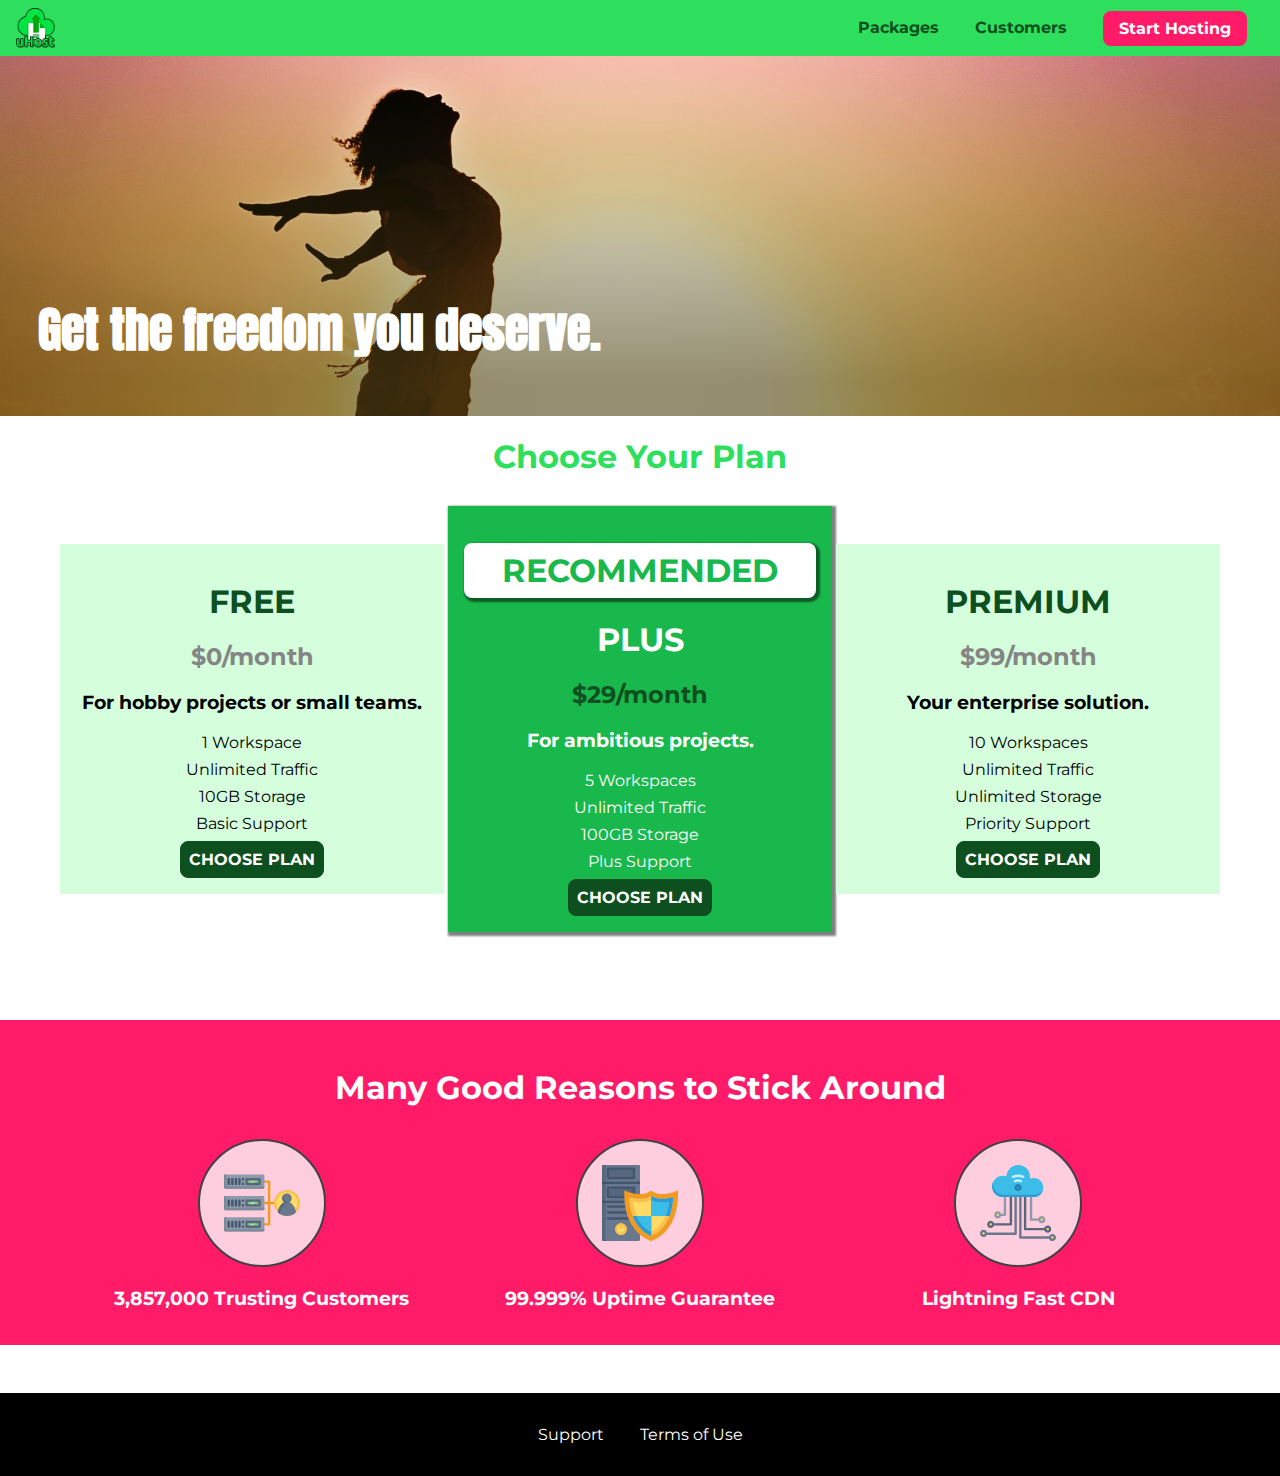
<file: Section10-REsponsive/index.html>
<!DOCTYPE html>
<html lang="en">

<head>
    <meta charset="UTF-8">
    <meta http-equiv="X-UA-Compatible" content="ie=edge">
    <meta name="viewport" content="width=device-width, initial-scale=1.0">
    <title>uHost</title>
    <link rel="shortcut icon" href="favicon.png">
    <link href="https://fonts.googleapis.com/css?family=Anton" rel="stylesheet">
    <link href="https://fonts.googleapis.com/css?family=Montserrat:400,700" rel="stylesheet">
    <link rel="stylesheet" href="shared.css">
    <link rel="stylesheet" href="main.css">
</head>

<body>
    <div class="backdrop"></div>
    <div class="modal">
        <h1 class="modal__title">Do you want to continue?</h1>
        <div class="modal__actions">
            <a href="start-hosting/index.html" class="modal__action">Yes!</a>
            <button class="modal__action modal__action--negative" type="button">No!</button>
        </div>
    </div>
    <header class="main-header">
        <div>
            <button class="toggle-button">
                <span class="toggle-button__bar"></span>
                <span class="toggle-button__bar"></span>
                <span class="toggle-button__bar"></span>
            </button>
            <a href="index.html" class="main-header__brand">
                <img src="images/uhost-icon.png" alt="uHost - Your favorite hosting company">
            </a>
        </div>
        <nav class="main-nav">
            <ul class="main-nav__items">
                <li class="main-nav__item">
                    <a href="packages/index.html">Packages</a>
                </li>
                <li class="main-nav__item">
                    <a href="customers/index.html">Customers</a>
                </li>
                <li class="main-nav__item main-nav__item--cta">
                    <a href="start-hosting/index.html">Start Hosting</a>
                </li>
            </ul>
        </nav>
    </header>
    <nav class="mobile-nav">
        <ul class="mobile-nav__items">
            <li class="mobile-nav__item">
                <a href="packages/index.html">Packages</a>
            </li>
            <li class="mobile-nav__item">
                <a href="customers/index.html">Customers</a>
            </li>
            <li class="mobile-nav__item mobile-nav__item--cta">
                <a href="start-hosting/index.html">Start Hosting</a>
            </li>
        </ul>
    </nav>
    <main>
        <section id="product-overview">
            <h1>Get the freedom you deserve.</h1>
        </section>
        <section id="plans">
            <h1 class="section-title">Choose Your Plan</h1>
            <div class="plan__list">
                <article class="plan">
                    <h1 class="plan__title">FREE</h1>
                    <h2 class="plan__price">$0/month</h2>
                    <h3>For hobby projects or small teams.</h3>
                    <ul class="plan__features">
                        <li class="plan__feature">1 Workspace</li>
                        <li class="plan__feature">Unlimited Traffic</li>
                        <li class="plan__feature">10GB Storage</li>
                        <li class="plan__feature">Basic Support</li>
                    </ul>
                    <div>
                        <button class="button">CHOOSE PLAN</button>
                    </div>
                </article>
                <article class="plan plan--highlighted">
                    <h1 class="plan__annotation">RECOMMENDED</h1>
                    <h1 class="plan__title">PLUS</h1>
                    <h2 class="plan__price">$29/month</h2>
                    <h3>For ambitious projects.</h3>
                    <ul class="plan__features">
                        <li class="plan__feature">5 Workspaces</li>
                        <li class="plan__feature">Unlimited Traffic</li>
                        <li class="plan__feature">100GB Storage</li>
                        <li class="plan__feature">Plus Support</li>
                    </ul>
                    <div>
                        <button class="button">CHOOSE PLAN</button>
                    </div>
                </article>
                <article class="plan">
                    <h1 class="plan__title">PREMIUM</h1>
                    <h2 class="plan__price">$99/month</h2>
                    <h3>Your enterprise solution.</h3>
                    <ul class="plan__features">
                        <li class="plan__feature">10 Workspaces</li>
                        <li class="plan__feature">Unlimited Traffic</li>
                        <li class="plan__feature">Unlimited Storage</li>
                        <li class="plan__feature">Priority Support</li>
                    </ul>
                    <div>
                        <button class="button">CHOOSE PLAN</button>
                    </div>
                </article>
            </div>
        </section>
        <section id="key-features">
            <h1 class="section-title">Many Good Reasons to Stick Around</h1>
            <ul class="key-feature__list">
                <li class="key-feature">
                    <div class="key-feature__image">
                        <svg viewBox="0 0 512 512">
                            <path style="fill:#F09B24;" d="M344,248h-32V112c0-4.418-3.582-8-8-8h-40c-4.418,0-8,3.582-8,8s3.582,8,8,8h32v128h-32  c-4.418,0-8,3.582-8,8s3.582,8,8,8h32v128h-32c-4.418,0-8,3.582-8,8s3.582,8,8,8h40c4.418,0,8-3.582,8-8V264h32c4.418,0,8-3.582,8-8  S348.418,248,344,248z"
                            />
                            <path style="fill:#8E9AA9;" d="M264,64H8c-4.418,0-8,3.582-8,8v80c0,4.418,3.582,8,8,8h256c4.418,0,8-3.582,8-8V72  C272,67.582,268.418,64,264,64z"
                            />
                            <path style="fill:#7C899B;" d="M24,144c-4.418,0-8-3.582-8-8V64H8c-4.418,0-8,3.582-8,8v80c0,4.418,3.582,8,8,8h256  c4.418,0,8-3.582,8-8v-8H24z"
                            />
                            <rect x="152" y="96" style="fill:#B8E3A8;" width="88" height="32" />
                            <g>
                                <polygon style="fill:#7EC97D;" points="152,96 152,128 166,128 198,96  " />
                                <polygon style="fill:#7EC97D;" points="220,96 188,128 240,128 240,96  " />
                            </g>
                            <path style="fill:#56677E;" d="M240,136h-88c-4.418,0-8-3.582-8-8V96c0-4.418,3.582-8,8-8h88c4.418,0,8,3.582,8,8v32  C248,132.418,244.418,136,240,136z M160,120h72v-16h-72V120z"
                            />
                            <g>
                                <path style="fill:#435670;" d="M32,136c-4.418,0-8-3.582-8-8V96c0-4.418,3.582-8,8-8s8,3.582,8,8v32C40,132.418,36.418,136,32,136z   "
                                />
                                <path style="fill:#435670;" d="M56,136c-4.418,0-8-3.582-8-8V96c0-4.418,3.582-8,8-8s8,3.582,8,8v32C64,132.418,60.418,136,56,136z   "
                                />
                                <path style="fill:#435670;" d="M80,136c-4.418,0-8-3.582-8-8V96c0-4.418,3.582-8,8-8s8,3.582,8,8v32C88,132.418,84.418,136,80,136z   "
                                />
                                <path style="fill:#435670;" d="M104,136c-4.418,0-8-3.582-8-8V96c0-4.418,3.582-8,8-8s8,3.582,8,8v32   C112,132.418,108.418,136,104,136z"
                                />
                                <path style="fill:#435670;" d="M128,105c-4.418,0-8-3.582-8-8v-1c0-4.418,3.582-8,8-8s8,3.582,8,8v1   C136,101.418,132.418,105,128,105z"
                                />
                                <path style="fill:#435670;" d="M128,136c-4.418,0-8-3.582-8-8v-1c0-4.418,3.582-8,8-8s8,3.582,8,8v1   C136,132.418,132.418,136,128,136z"
                                />
                            </g>
                            <path style="fill:#8E9AA9;" d="M264,208H8c-4.418,0-8,3.582-8,8v80c0,4.418,3.582,8,8,8h256c4.418,0,8-3.582,8-8v-80  C272,211.582,268.418,208,264,208z"
                            />
                            <path style="fill:#7C899B;" d="M24,288c-4.418,0-8-3.582-8-8v-72H8c-4.418,0-8,3.582-8,8v80c0,4.418,3.582,8,8,8h256  c4.418,0,8-3.582,8-8v-8H24z"
                            />
                            <rect x="152" y="240" style="fill:#B8E3A8;" width="88" height="32" />
                            <g>
                                <polygon style="fill:#7EC97D;" points="152,240 152,272 166,272 198,240  " />
                                <polygon style="fill:#7EC97D;" points="220,240 188,272 240,272 240,240  " />
                            </g>
                            <path style="fill:#56677E;" d="M240,280h-88c-4.418,0-8-3.582-8-8v-32c0-4.418,3.582-8,8-8h88c4.418,0,8,3.582,8,8v32  C248,276.418,244.418,280,240,280z M160,264h72v-16h-72V264z"
                            />
                            <g>
                                <path style="fill:#435670;" d="M32,280c-4.418,0-8-3.582-8-8v-32c0-4.418,3.582-8,8-8s8,3.582,8,8v32C40,276.418,36.418,280,32,280   z"
                                />
                                <path style="fill:#435670;" d="M56,280c-4.418,0-8-3.582-8-8v-32c0-4.418,3.582-8,8-8s8,3.582,8,8v32C64,276.418,60.418,280,56,280   z"
                                />
                                <path style="fill:#435670;" d="M80,280c-4.418,0-8-3.582-8-8v-32c0-4.418,3.582-8,8-8s8,3.582,8,8v32C88,276.418,84.418,280,80,280   z"
                                />
                                <path style="fill:#435670;" d="M104,280c-4.418,0-8-3.582-8-8v-32c0-4.418,3.582-8,8-8s8,3.582,8,8v32   C112,276.418,108.418,280,104,280z"
                                />
                                <path style="fill:#435670;" d="M128,249c-4.418,0-8-3.582-8-8v-1c0-4.418,3.582-8,8-8s8,3.582,8,8v1   C136,245.418,132.418,249,128,249z"
                                />
                                <path style="fill:#435670;" d="M128,280c-4.418,0-8-3.582-8-8v-1c0-4.418,3.582-8,8-8s8,3.582,8,8v1   C136,276.418,132.418,280,128,280z"
                                />
                            </g>
                            <path style="fill:#8E9AA9;" d="M264,352H8c-4.418,0-8,3.582-8,8v80c0,4.418,3.582,8,8,8h256c4.418,0,8-3.582,8-8v-80  C272,355.582,268.418,352,264,352z"
                            />
                            <path style="fill:#7C899B;" d="M24,432c-4.418,0-8-3.582-8-8v-72H8c-4.418,0-8,3.582-8,8v80c0,4.418,3.582,8,8,8h256  c4.418,0,8-3.582,8-8v-8H24z"
                            />
                            <rect x="152" y="384" style="fill:#B8E3A8;" width="88" height="32" />
                            <g>
                                <polygon style="fill:#7EC97D;" points="152,384 152,416 166,416 198,384  " />
                                <polygon style="fill:#7EC97D;" points="220,384 188,416 240,416 240,384  " />
                            </g>
                            <path style="fill:#56677E;" d="M240,424h-88c-4.418,0-8-3.582-8-8v-32c0-4.418,3.582-8,8-8h88c4.418,0,8,3.582,8,8v32  C248,420.418,244.418,424,240,424z M160,408h72v-16h-72V408z"
                            />
                            <g>
                                <path style="fill:#435670;" d="M32,424c-4.418,0-8-3.582-8-8v-32c0-4.418,3.582-8,8-8s8,3.582,8,8v32C40,420.418,36.418,424,32,424   z"
                                />
                                <path style="fill:#435670;" d="M56,424c-4.418,0-8-3.582-8-8v-32c0-4.418,3.582-8,8-8s8,3.582,8,8v32C64,420.418,60.418,424,56,424   z"
                                />
                                <path style="fill:#435670;" d="M80,424c-4.418,0-8-3.582-8-8v-32c0-4.418,3.582-8,8-8s8,3.582,8,8v32C88,420.418,84.418,424,80,424   z"
                                />
                                <path style="fill:#435670;" d="M104,424c-4.418,0-8-3.582-8-8v-32c0-4.418,3.582-8,8-8s8,3.582,8,8v32   C112,420.418,108.418,424,104,424z"
                                />
                                <path style="fill:#435670;" d="M128,393c-4.418,0-8-3.582-8-8v-1c0-4.418,3.582-8,8-8s8,3.582,8,8v1   C136,389.418,132.418,393,128,393z"
                                />
                                <path style="fill:#435670;" d="M128,424c-4.418,0-8-3.582-8-8v-1c0-4.418,3.582-8,8-8s8,3.582,8,8v1   C136,420.418,132.418,424,128,424z"
                                />
                            </g>
                            <path style="fill:#F7C14D;" d="M424,168c-48.523,0-88,39.477-88,88s39.477,88,88,88s88-39.477,88-88S472.523,168,424,168z" />
                            <path style="fill:#FFDB66;" d="M424,184c-39.701,0-72,32.299-72,72s32.299,72,72,72s72-32.299,72-72S463.701,184,424,184z" />
                            <path style="fill:#69788D;" d="M484.893,314.16C476.393,274.588,451.922,248,424,248s-52.393,26.588-60.893,66.16  c-0.605,2.82,0.354,5.749,2.511,7.664C381.731,336.124,402.465,344,424,344s42.269-7.876,58.381-22.176  C484.539,319.909,485.498,316.98,484.893,314.16z"
                            />
                            <path style="fill:#56677E;" d="M434.053,249.171C430.768,248.403,427.411,248,424,248c-27.922,0-52.393,26.588-60.893,66.16  c-0.605,2.82,0.354,5.749,2.511,7.664c3.383,3.002,6.979,5.703,10.734,8.125C384.904,286.243,407.373,255.378,434.053,249.171z"
                            />
                            <path style="fill:#69788D;" d="M424,192c-17.645,0-32,14.355-32,32s14.355,32,32,32s32-14.355,32-32S441.645,192,424,192z" />
                            <path style="fill:#56677E;" d="M432,248c-17.645,0-32-14.355-32-32c0-6.783,2.128-13.076,5.742-18.258  C397.444,203.53,392,213.138,392,224c0,17.645,14.355,32,32,32c10.862,0,20.471-5.444,26.258-13.742  C445.076,245.872,438.783,248,432,248z"
                            />

                        </svg>
                    </div>
                    <p class="key-feature__description">3,857,000 Trusting Customers</p>
                </li>
                <li class="key-feature">
                    <div class="key-feature__image">
                        <svg viewBox="0 0 512 512">
                            <path style="fill:#69788D;" d="M248,0H8C3.582,0,0,3.582,0,8v496c0,4.418,3.582,8,8,8h240c4.418,0,8-3.582,8-8V8  C256,3.582,252.418,0,248,0z"
                            />
                            <path style="fill:#56677E;" d="M24,504V8c0-4.418,3.582-8,8-8H8C3.582,0,0,3.582,0,8v496c0,4.418,3.582,8,8,8h24  C27.582,512,24,508.418,24,504z"
                            />
                            <g>
                                <rect x="0" y="112" style="fill:#435670;" width="256" height="16" />
                                <rect x="0" y="240" style="fill:#435670;" width="256" height="16" />
                            </g>
                            <path style="fill:#F7C14D;" d="M128,392c-22.056,0-40,17.944-40,40s17.944,40,40,40s40-17.944,40-40S150.056,392,128,392z" />
                            <path style="fill:#FFDB66;" d="M128,408c-13.233,0-24,10.767-24,24s10.767,24,24,24s24-10.767,24-24S141.233,408,128,408z" />
                            <path style="fill:#F7C14D;" d="M128,392c-2.739,0-5.414,0.278-8,0.805V424c0,4.418,3.582,8,8,8c4.418,0,8-3.582,8-8v-31.195  C133.414,392.278,130.739,392,128,392z"
                            />
                            <g>
                                <path style="fill:#435670;" d="M216,288H40c-4.418,0-8-3.582-8-8s3.582-8,8-8h176c4.418,0,8,3.582,8,8S220.418,288,216,288z"
                                />
                                <path style="fill:#435670;" d="M216,328H40c-4.418,0-8-3.582-8-8s3.582-8,8-8h176c4.418,0,8,3.582,8,8S220.418,328,216,328z"
                                />
                                <path style="fill:#435670;" d="M216,368H40c-4.418,0-8-3.582-8-8s3.582-8,8-8h176c4.418,0,8,3.582,8,8S220.418,368,216,368z"
                                />
                                <path style="fill:#435670;" d="M216,16H40c-4.418,0-8,3.582-8,8v64c0,4.418,3.582,8,8,8h176c4.418,0,8-3.582,8-8V24   C224,19.582,220.418,16,216,16z"
                                />
                            </g>
                            <rect x="48" y="32" style="fill:#56677E;" width="160" height="48" />
                            <path style="fill:#435670;" d="M216,144H40c-4.418,0-8,3.582-8,8v64c0,4.418,3.582,8,8,8h176c4.418,0,8-3.582,8-8v-64  C224,147.582,220.418,144,216,144z"
                            />
                            <rect x="48" y="160" style="fill:#56677E;" width="160" height="48" />
                            <path style="fill:#F09B24;" d="M511.747,180.237c-0.194-6.537-8.107-10.107-13.135-5.894c-5.6,4.693-42.904,21.282-98.514,21.282  c-33.45,0-64.625-20.999-64.929-21.206c-2.9-1.991-6.764-1.85-9.512,0.346c-2.677,2.135-27.201,20.86-63.793,20.86  c-55.607,0-92.914-16.589-98.515-21.282c-5.028-4.211-12.941-0.645-13.135,5.894c-1.634,54.834,4.655,105.941,18.693,151.903  c12.096,39.604,29.759,74.047,52.497,102.373c27.538,34.304,62.743,59.882,104.66,76.045c3.069,1.918,6.757,1.921,9.83,0  c41.917-16.163,77.122-41.741,104.66-76.045c22.738-28.326,40.401-62.77,52.497-102.373  C507.092,286.179,513.381,235.071,511.747,180.237z"
                            />
                            <path style="fill:#F7C14D;" d="M476.21,221.226c-1.953-1.631-4.568-2.235-7.036-1.628c-21.686,5.327-44.926,8.028-69.075,8.028  c-25.926,0-49.633-8.975-64.955-16.504c-2.307-1.134-5.016-1.091-7.284,0.116c-14.059,7.477-36.919,16.388-65.994,16.388  c-24.153,0-47.394-2.701-69.075-8.028c-5.155-1.268-10.221,2.966-9.894,8.261c2.077,33.693,7.668,65.635,16.616,94.935  c22.774,74.565,66.139,126.334,128.888,153.868c2.032,0.891,4.397,0.891,6.43,0c61.777-27.107,104.716-78.876,127.62-153.868  c8.948-29.3,14.539-61.241,16.616-94.935C479.224,225.319,478.163,222.856,476.21,221.226z"
                            />
                            <path style="fill:#FFDB66;" d="M331.609,451.727c-52.604-25.289-89.304-70.987-109.144-135.944  c-6.532-21.39-11.162-44.336-13.82-68.447c17.133,2.852,34.952,4.291,53.22,4.291c29.394,0,53.376-7.793,69.978-15.561  c17.44,7.736,41.656,15.561,68.256,15.561c18.267,0,36.085-1.439,53.219-4.291c-2.659,24.112-7.288,47.06-13.82,68.448  C419.545,381.108,383.27,426.805,331.609,451.727z"
                            />
                            <g>
                                <path style="fill:#2C9DD4;" d="M479.066,227.858c0.157-2.539-0.903-5.002-2.856-6.633s-4.568-2.235-7.036-1.628   c-21.686,5.327-44.926,8.028-69.075,8.028c-25.926,0-49.633-8.975-64.955-16.504c-1.057-0.52-2.2-0.78-3.345-0.806l-0.072,133.351   h123.601c2.556-6.746,4.933-13.702,7.123-20.874C471.398,293.493,476.989,261.552,479.066,227.858z"
                                />
                                <path style="fill:#2C9DD4;" d="M206.658,343.667c24.153,63.42,65.028,108.108,121.743,132.995c1.031,0.452,2.147,0.673,3.263,0.666   l0.063-133.661H206.658z"
                                />
                            </g>
                            <g>
                                <path style="fill:#3CBDE8;" d="M439.497,315.783c6.532-21.389,11.161-44.336,13.82-68.448c-17.134,2.852-34.952,4.291-53.219,4.291   c-26.6,0-50.815-7.824-68.256-15.561l-0.116,107.601h97.758C433.179,334.807,436.524,325.518,439.497,315.783z"
                                />
                                <path style="fill:#3CBDE8;" d="M232.523,343.667c21.144,50.298,54.363,86.56,99.087,108.06l0.117-108.06H232.523z" />
                            </g>
                        </svg>
                    </div>
                    <p class="key-feature__description">99.999% Uptime Guarantee</p>
                </li>
                <li class="key-feature">
                    <div class="key-feature__image">
                        <svg viewBox="0 0 512 512">
                            <path style="fill:#8E9AA9;" d="M168,200c-4.418,0-8,3.582-8,8v120h-17.376c-3.302-9.311-12.194-16-22.624-16  c-13.234,0-24,10.767-24,24s10.766,24,24,24c10.429,0,19.321-6.689,22.624-16H168c4.418,0,8-3.582,8-8V208  C176,203.582,172.418,200,168,200z"
                            />
                            <path style="fill:#FFDB66;" d="M120,328c-4.411,0-8,3.589-8,8s3.589,8,8,8s8-3.589,8-8S124.411,328,120,328z" />
                            <path style="fill:#56677E;" d="M208,200c-4.418,0-8,3.582-8,8v184H94.624C91.322,382.689,82.43,376,72,376  c-13.234,0-24,10.767-24,24s10.766,24,24,24c10.429,0,19.321-6.689,22.624-16H208c4.418,0,8-3.582,8-8V208  C216,203.582,212.418,200,208,200z"
                            />
                            <path style="fill:#FFDB66;" d="M72,392c-4.411,0-8,3.589-8,8s3.589,8,8,8s8-3.589,8-8S76.411,392,72,392z" />
                            <path style="fill:#69788D;" d="M240,208c-4.418,0-8,3.582-8,8v239H47.24c-2.671-10.34-12.078-18-23.24-18c-13.234,0-24,10.767-24,24  s10.766,24,24,24c9.666,0,18.009-5.747,21.809-14H240c4.418,0,8-3.582,8-8V216C248,211.582,244.418,208,240,208z"
                            />
                            <path style="fill:#FFDB66;" d="M24,453c-4.411,0-8,3.589-8,8s3.589,8,8,8s8-3.589,8-8S28.411,453,24,453z" />
                            <path style="fill:#69788D;" d="M488,464c-10.429,0-19.321,6.689-22.624,16H280V208c0-4.418-3.582-8-8-8s-8,3.582-8,8v280  c0,4.418,3.582,8,8,8h193.376c3.302,9.311,12.194,16,22.624,16c13.234,0,24-10.767,24-24S501.234,464,488,464z"
                            />
                            <path style="fill:#FFDB66;" d="M488,480c-4.411,0-8,3.589-8,8s3.589,8,8,8s8-3.589,8-8S492.411,480,488,480z" />
                            <path style="fill:#56677E;" d="M456,408c-10.429,0-19.321,6.689-22.624,16H312V208c0-4.418-3.582-8-8-8s-8,3.582-8,8v224  c0,4.418,3.582,8,8,8h129.376c3.302,9.311,12.194,16,22.624,16c13.234,0,24-10.767,24-24S469.234,408,456,408z"
                            />
                            <path style="fill:#FFDB66;" d="M456,424c-4.411,0-8,3.589-8,8s3.589,8,8,8s8-3.589,8-8S460.411,424,456,424z" />
                            <path style="fill:#8E9AA9;" d="M416,344c-10.429,0-19.321,6.689-22.624,16H352V208c0-4.418-3.582-8-8-8s-8,3.582-8,8v160  c0,4.418,3.582,8,8,8h49.376c3.302,9.311,12.194,16,22.624,16c13.234,0,24-10.767,24-24S429.234,344,416,344z"
                            />
                            <path style="fill:#FFDB66;" d="M416,360c-4.411,0-8,3.589-8,8s3.589,8,8,8s8-3.589,8-8S420.411,360,416,360z" />
                            <path style="fill:#3CBDE8;" d="M362,88c-8.741,0-17.231,1.751-25.06,5.085C337.646,88.797,338,84.43,338,80  c0-44.112-35.888-80-80-80c-42.823,0-77.895,33.816-79.909,76.149C170.393,73.415,162.244,72,154,72c-39.701,0-72,32.299-72,72  s32.299,72,72,72h208c35.29,0,64-28.71,64-64S397.29,88,362,88z"
                            />
                            <path style="fill:#2C9DD4;" d="M368,200H160c-39.701,0-72-32.299-72-72c0-5.863,0.721-11.559,2.05-17.019  C84.918,120.88,82,132.102,82,144c0,39.701,32.299,72,72,72h208c30.389,0,55.88-21.296,62.379-49.743  C413.565,186.327,392.352,200,368,200z"
                            />
                            <path style="fill:#2A7DB5;" d="M256,128c-13.234,0-24,10.767-24,24s10.766,24,24,24c13.233,0,24-10.767,24-24S269.233,128,256,128z"
                            />
                            <path style="fill:#2C9DD4;" d="M256,144c-4.411,0-8,3.589-8,8s3.589,8,8,8c4.411,0,8-3.589,8-8S260.411,144,256,144z" />
                            <g>
                                <path style="fill:#C5F1FA;" d="M221.755,87.695c-2.994,0-5.864-1.688-7.233-4.572c-1.894-3.991-0.194-8.763,3.798-10.657   C230.157,66.849,242.834,64,256,64c13.166,0,25.844,2.849,37.68,8.466c3.992,1.895,5.692,6.666,3.798,10.657   s-6.666,5.692-10.657,3.798C277.144,82.328,266.774,80,256,80c-10.774,0-21.144,2.328-30.821,6.921   C224.072,87.446,222.904,87.695,221.755,87.695z"
                                />
                                <path style="fill:#C5F1FA;" d="M276.545,116.618c-1.148,0-2.316-0.249-3.424-0.774C267.745,113.293,261.985,112,256,112   c-5.985,0-11.745,1.293-17.121,3.844c-3.991,1.895-8.763,0.192-10.657-3.798c-1.894-3.992-0.193-8.764,3.798-10.657   C239.557,97.813,247.625,96,256,96c8.376,0,16.444,1.813,23.98,5.389c3.991,1.894,5.692,6.665,3.798,10.657   C282.41,114.93,279.539,116.618,276.545,116.618z"
                                />
                            </g>

                        </svg>
                    </div>
                    <p class="key-feature__description">Lightning Fast CDN</p>
                </li>
            </ul>
        </section>
    </main>
    <footer class="main-footer">
        <nav>
            <ul class="main-footer__links">
                <li class="main-footer__link">
                    <a href="#">Support</a>
                </li>
                <li class="main-footer__link">
                    <a href="#">Terms of Use</a>
                </li>
            </ul>
        </nav>
    </footer>
    <script src="shared.js"></script>
</body>

</html>
</file>
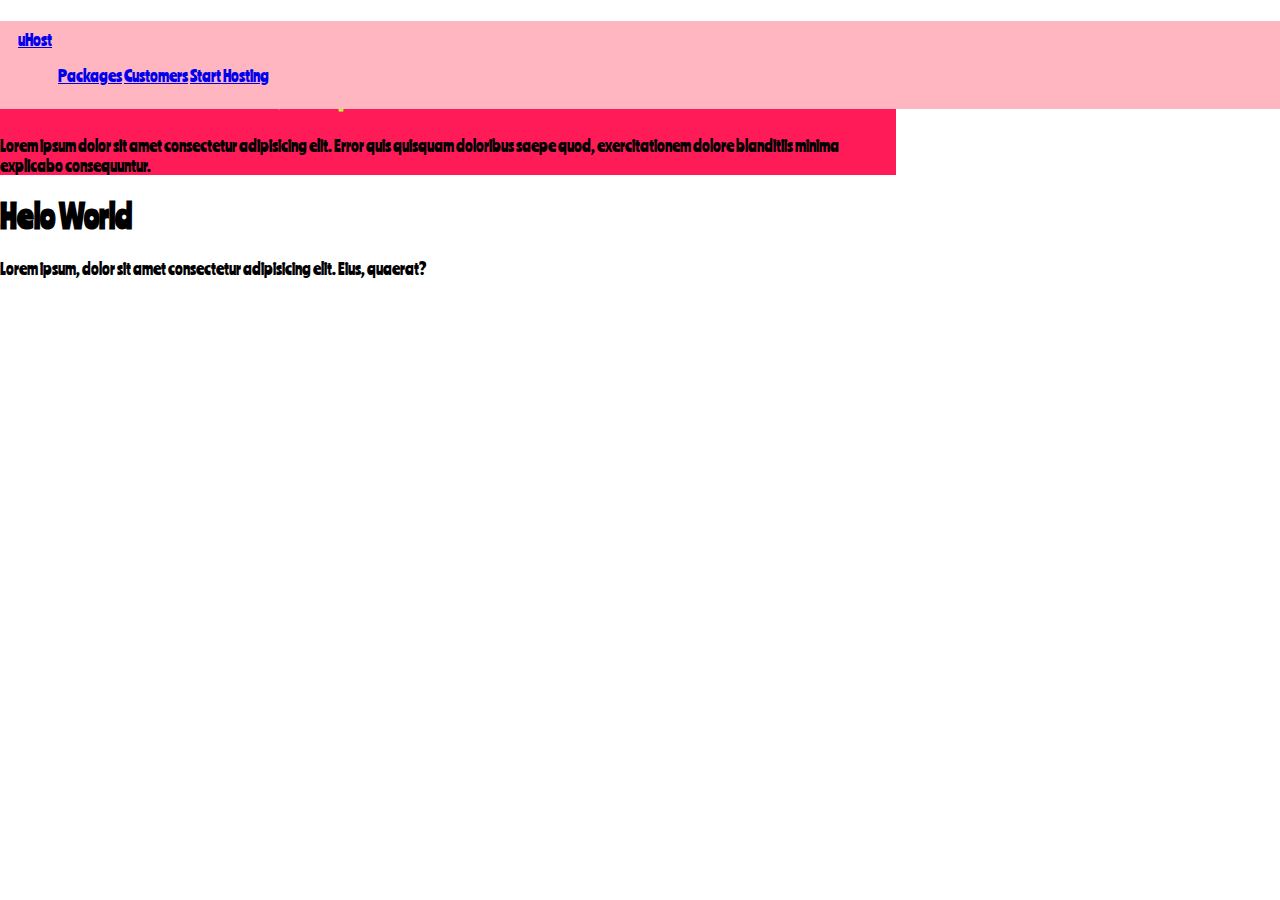
<file: Section3-DivingDeeperIntoCss/index.html>
<!DOCTYPE html>
<html lang="en">

<head>
    <meta charset="UTF-8">
    <meta http-equiv="X-UA-Compatible" content="IE=edge">
    <meta name="viewport" content="width=device-width, initial-scale=1.0">
    <title>Section 3</title>
    <link rel="preconnect" href="https://fonts.gstatic.com">
    <link href="https://fonts.googleapis.com/css2?family=Ranchers&family=Reggae+One&display=swap" rel="stylesheet">
    <link rel="stylesheet" href="style.css">
</head>

<body>
    <header class="main-header">
        <div>
            <a href="index.html">
                uHost
            </a>
        </div>
        <nav class="main-nav">
            <ul class="main-nav__items">
                <li class="main-nav__item">
                    <a href="packages/index.html">Packages</a>
                </li>
                <li class="main-nav__item">
                    <a href="customers/index.html">Customers</a>
                </li>
                <li class="main-nav__item">
                    <a href="start-hosting/index.html">Start Hosting</a>
                </li>
            </ul>
        </nav>
    </header>

    <div id="product-overview">
        <h1>Lorem ipsum dolor sit amet consectetur, adipisicing elit. Perferendis, asperiores?</h1>
        <p>Lorem ipsum dolor sit amet consectetur adipisicing elit. Error quis quisquam doloribus saepe quod, exercitationem dolore blanditiis minima explicabo consequuntur.</p>
    </div>


    <div>
        <h1>Helo World </h1>
        <p>Lorem ipsum, dolor sit amet consectetur adipisicing elit. Eius, quaerat?</p>
    </div>

</body>

</html>
</file>
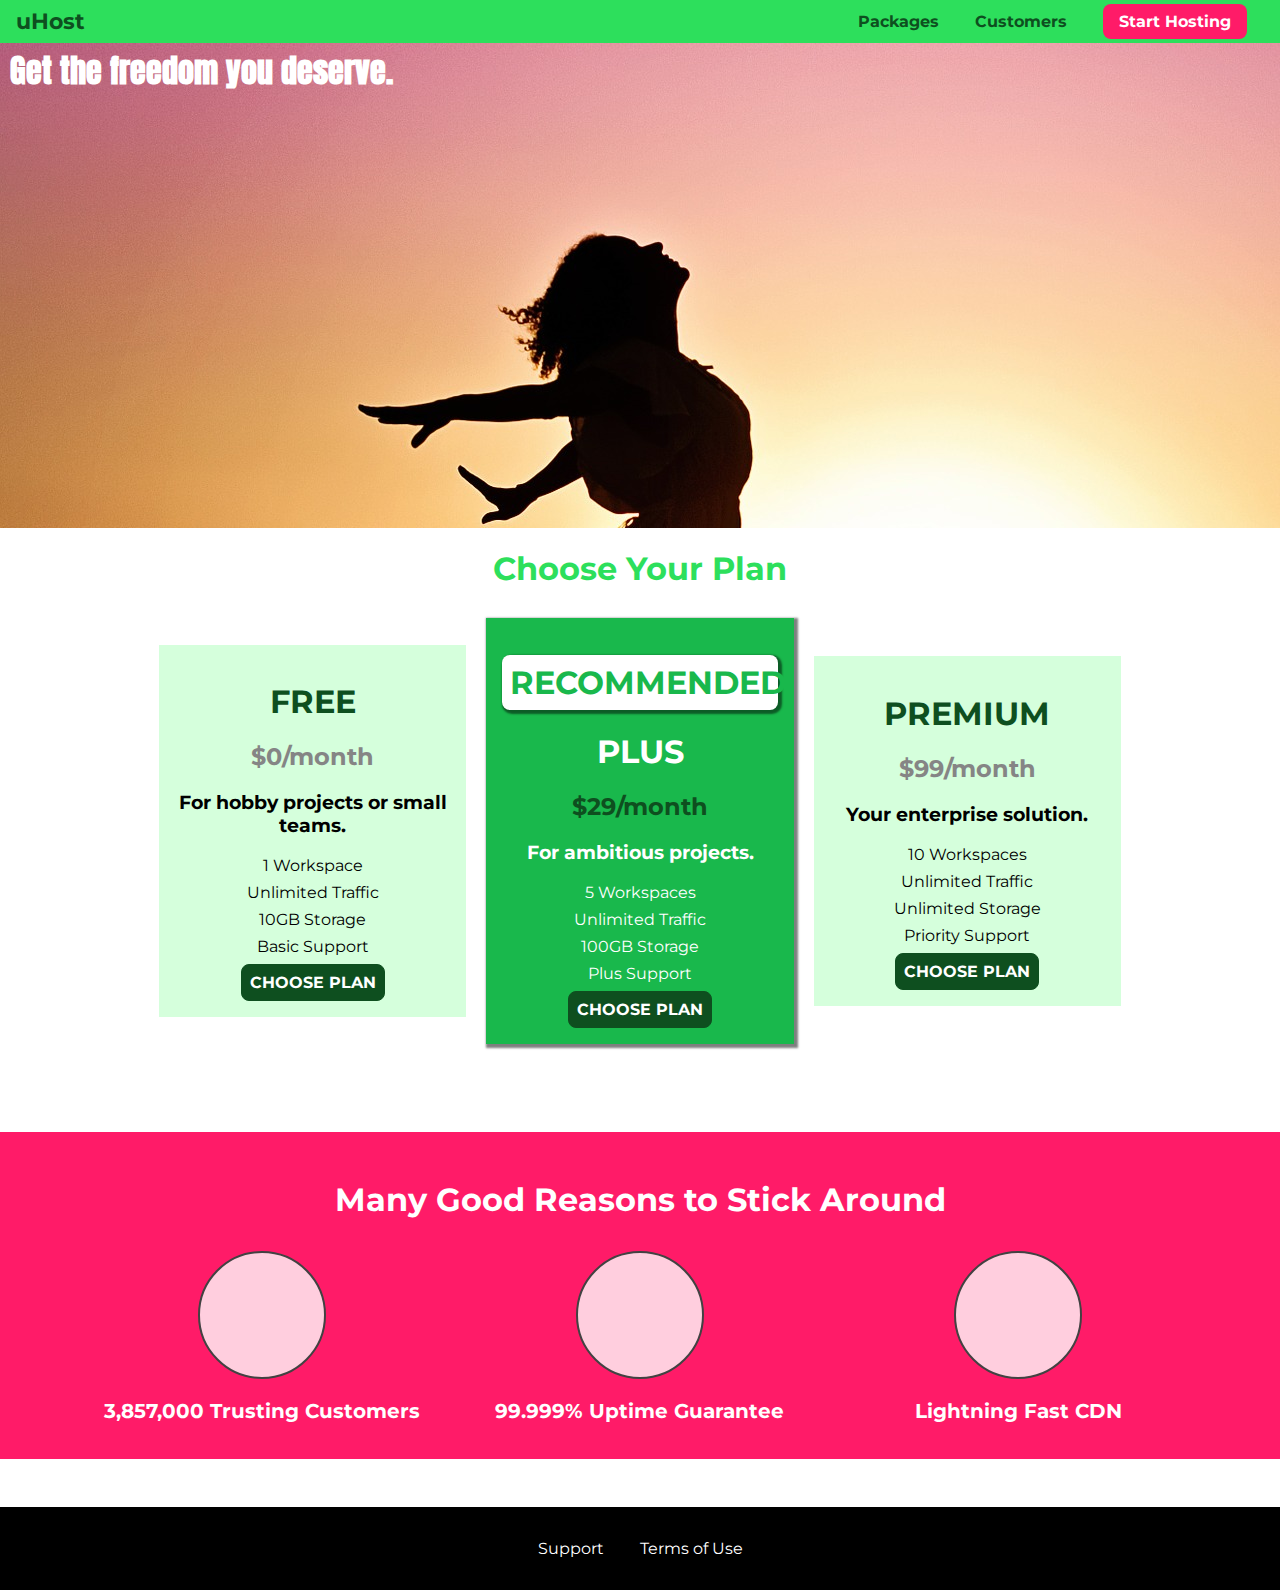
<file: Section5-PracticingTheBasics/index.html>
<!DOCTYPE html>
<html lang="en">

<head>
    <meta charset="UTF-8">
    <meta http-equiv="X-UA-Compatible" content="ie=edge">
    <title>uHost</title>
    <link rel="shortcut icon" href="favicon.png">
    <link href="https://fonts.googleapis.com/css?family=Anton" rel="stylesheet">
    <link href="https://fonts.googleapis.com/css?family=Montserrat:400,700" rel="stylesheet">
    <link rel="stylesheet" href="shared.css">
    <link rel="stylesheet" href="main.css">
</head>

<body>
    <header class="main-header">
        <div>
            <a href="index.html" class="main-header__brand">
                uHost
            </a>
        </div>
        <nav class="main-nav">
            <ul class="main-nav__items">
                <li class="main-nav__item">
                    <a href="packages/index.html">Packages</a>
                </li>
                <li class="main-nav__item">
                    <a href="customers/index.html">Customers</a>
                </li>
                <li class="main-nav__item main-nav__item--cta">
                    <a href="start-hosting/index.html">Start Hosting</a>
                </li>
            </ul>
        </nav>
    </header>
    <main>
        <section id="product-overview">
            <h1>Get the freedom you deserve.</h1>
        </section>
        <section id="plans">
            <h1 class="section-title">Choose Your Plan</h1>
            <div class="plan__list">
                <article class="plan">
                    <h1 class="plan__title">FREE</h1>
                    <h2 class="plan__price">$0/month</h2>
                    <h3>For hobby projects or small teams.</h3>
                    <ul class="plan__features">
                        <li class="plan__feature">1 Workspace</li>
                        <li class="plan__feature">Unlimited Traffic</li>
                        <li class="plan__feature">10GB Storage</li>
                        <li class="plan__feature">Basic Support</li>
                    </ul>
                    <div>
                        <button class="button">CHOOSE PLAN</button>
                    </div>
                </article>
                <article class="plan plan--highlighted">
                    <h1 class="plan__annotation">RECOMMENDED</h1>
                    <h1 class="plan__title">PLUS</h1>
                    <h2 class="plan__price">$29/month</h2>
                    <h3>For ambitious projects.</h3>
                    <ul class="plan__features">
                        <li class="plan__feature">5 Workspaces</li>
                        <li class="plan__feature">Unlimited Traffic</li>
                        <li class="plan__feature">100GB Storage</li>
                        <li class="plan__feature">Plus Support</li>
                    </ul>
                    <div>
                        <button class="button">CHOOSE PLAN</button>
                    </div>
                </article>
                <article class="plan">
                    <h1 class="plan__title">PREMIUM</h1>
                    <h2 class="plan__price">$99/month</h2>
                    <h3>Your enterprise solution.</h3>
                    <ul class="plan__features">
                        <li class="plan__feature">10 Workspaces</li>
                        <li class="plan__feature">Unlimited Traffic</li>
                        <li class="plan__feature">Unlimited Storage</li>
                        <li class="plan__feature">Priority Support</li>
                    </ul>
                    <div>
                        <button class="button">CHOOSE PLAN</button>
                    </div>
                </article>
            </div>
        </section>
        <section id="key-features">
            <h1 class="section-title">Many Good Reasons to Stick Around</h1>
            <ul class="key-feature__list">
                <li class="key-feature">
                    <div class="key-feature__image">

                    </div>
                    <p class="key-feature__description">3,857,000 Trusting Customers</p>
                </li>
                <li class="key-feature">
                    <div class="key-feature__image">

                    </div>
                    <p class="key-feature__description">99.999% Uptime Guarantee</p>
                </li>
                <li class="key-feature">
                    <div class="key-feature__image">

                    </div>
                    <p class="key-feature__description">Lightning Fast CDN</p>
                </li>
            </ul>
        </section>
    </main>
    <footer class="main-footer">
        <nav>
            <ul class="main-footer__links">
                <li class="main-footer__link">
                    <a href="#">Support</a>
                </li>
                <li class="main-footer__link">
                    <a href="#">Terms of Use</a>
                </li>
            </ul>
        </nav>
    </footer>
</body>

</html>
</file>
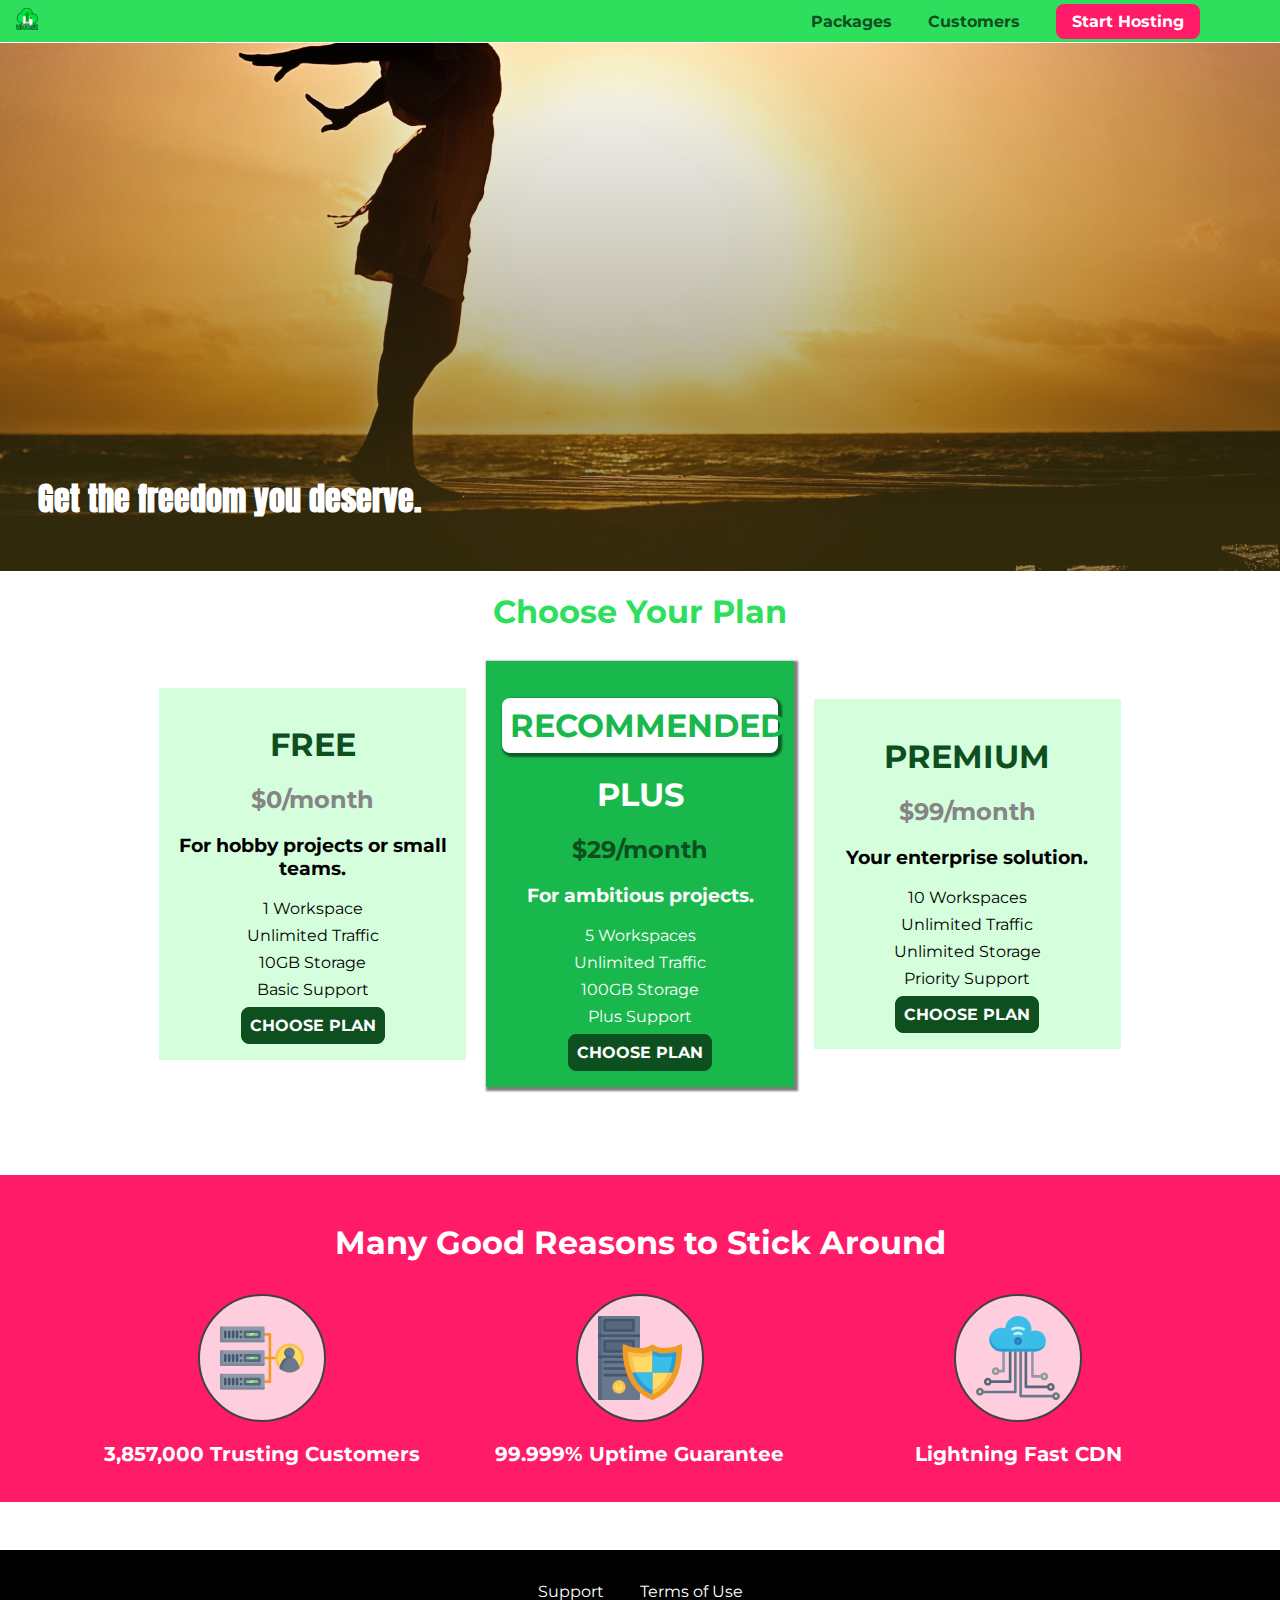
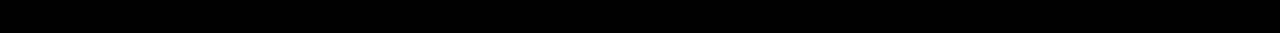
<file: Section7-Images/index.html>
<!DOCTYPE html>
<html lang="en">

<head>
    <meta charset="UTF-8">
    <meta http-equiv="X-UA-Compatible" content="ie=edge">
    <title>uHost</title>
    <link rel="shortcut icon" href="favicon.png">
    <link href="https://fonts.googleapis.com/css?family=Anton" rel="stylesheet">
    <link href="https://fonts.googleapis.com/css?family=Montserrat:400,700" rel="stylesheet">
    <link rel="stylesheet" href="shared.css">
    <link rel="stylesheet" href="main.css">
</head>

<body>
    <header class="main-header">
        <div>
            <a href="index.html" class="main-header__brand">
                <img src="images/uhost-icon.png" alt="uHost - Your favorite hosting company">
            </a>
        </div>
        <nav class="main-nav">
            <ul class="main-nav__items">
                <li class="main-nav__item">
                    <a href="packages/index.html">Packages</a>
                </li>
                <li class="main-nav__item">
                    <a href="customers/index.html">Customers</a>
                </li>
                <li class="main-nav__item main-nav__item--cta">
                    <a href="start-hosting/index.html">Start Hosting</a>
                </li>
            </ul>
        </nav>
    </header>
    <main>
        <section id="product-overview">
            <h1>Get the freedom you deserve.</h1>
        </section>
        <section id="plans">
            <h1 class="section-title">Choose Your Plan</h1>
            <div class="plan__list">
                <article class="plan">
                    <h1 class="plan__title">FREE</h1>
                    <h2 class="plan__price">$0/month</h2>
                    <h3>For hobby projects or small teams.</h3>
                    <ul class="plan__features">
                        <li class="plan__feature">1 Workspace</li>
                        <li class="plan__feature">Unlimited Traffic</li>
                        <li class="plan__feature">10GB Storage</li>
                        <li class="plan__feature">Basic Support</li>
                    </ul>
                    <div>
                        <button class="button">CHOOSE PLAN</button>
                    </div>
                </article>
                <article class="plan plan--highlighted">
                    <h1 class="plan__annotation">RECOMMENDED</h1>
                    <h1 class="plan__title">PLUS</h1>
                    <h2 class="plan__price">$29/month</h2>
                    <h3>For ambitious projects.</h3>
                    <ul class="plan__features">
                        <li class="plan__feature">5 Workspaces</li>
                        <li class="plan__feature">Unlimited Traffic</li>
                        <li class="plan__feature">100GB Storage</li>
                        <li class="plan__feature">Plus Support</li>
                    </ul>
                    <div>
                        <button class="button">CHOOSE PLAN</button>
                    </div>
                </article>
                <article class="plan">
                    <h1 class="plan__title">PREMIUM</h1>
                    <h2 class="plan__price">$99/month</h2>
                    <h3>Your enterprise solution.</h3>
                    <ul class="plan__features">
                        <li class="plan__feature">10 Workspaces</li>
                        <li class="plan__feature">Unlimited Traffic</li>
                        <li class="plan__feature">Unlimited Storage</li>
                        <li class="plan__feature">Priority Support</li>
                    </ul>
                    <div>
                        <button class="button">CHOOSE PLAN</button>
                    </div>
                </article>
            </div>
        </section>
        <section id="key-features">
            <h1 class="section-title">Many Good Reasons to Stick Around</h1>
            <ul class="key-feature__list">
                <li class="key-feature">
                    <div class="key-feature__image">
                        <svg viewBox="0 0 512 512">
                            <path style="fill:#F09B24;" d="M344,248h-32V112c0-4.418-3.582-8-8-8h-40c-4.418,0-8,3.582-8,8s3.582,8,8,8h32v128h-32  c-4.418,0-8,3.582-8,8s3.582,8,8,8h32v128h-32c-4.418,0-8,3.582-8,8s3.582,8,8,8h40c4.418,0,8-3.582,8-8V264h32c4.418,0,8-3.582,8-8  S348.418,248,344,248z"
                            />
                            <path style="fill:#8E9AA9;" d="M264,64H8c-4.418,0-8,3.582-8,8v80c0,4.418,3.582,8,8,8h256c4.418,0,8-3.582,8-8V72  C272,67.582,268.418,64,264,64z"
                            />
                            <path style="fill:#7C899B;" d="M24,144c-4.418,0-8-3.582-8-8V64H8c-4.418,0-8,3.582-8,8v80c0,4.418,3.582,8,8,8h256  c4.418,0,8-3.582,8-8v-8H24z"
                            />
                            <rect x="152" y="96" style="fill:#B8E3A8;" width="88" height="32" />
                            <g>
                                <polygon style="fill:#7EC97D;" points="152,96 152,128 166,128 198,96  " />
                                <polygon style="fill:#7EC97D;" points="220,96 188,128 240,128 240,96  " />
                            </g>
                            <path style="fill:#56677E;" d="M240,136h-88c-4.418,0-8-3.582-8-8V96c0-4.418,3.582-8,8-8h88c4.418,0,8,3.582,8,8v32  C248,132.418,244.418,136,240,136z M160,120h72v-16h-72V120z"
                            />
                            <g>
                                <path style="fill:#435670;" d="M32,136c-4.418,0-8-3.582-8-8V96c0-4.418,3.582-8,8-8s8,3.582,8,8v32C40,132.418,36.418,136,32,136z   "
                                />
                                <path style="fill:#435670;" d="M56,136c-4.418,0-8-3.582-8-8V96c0-4.418,3.582-8,8-8s8,3.582,8,8v32C64,132.418,60.418,136,56,136z   "
                                />
                                <path style="fill:#435670;" d="M80,136c-4.418,0-8-3.582-8-8V96c0-4.418,3.582-8,8-8s8,3.582,8,8v32C88,132.418,84.418,136,80,136z   "
                                />
                                <path style="fill:#435670;" d="M104,136c-4.418,0-8-3.582-8-8V96c0-4.418,3.582-8,8-8s8,3.582,8,8v32   C112,132.418,108.418,136,104,136z"
                                />
                                <path style="fill:#435670;" d="M128,105c-4.418,0-8-3.582-8-8v-1c0-4.418,3.582-8,8-8s8,3.582,8,8v1   C136,101.418,132.418,105,128,105z"
                                />
                                <path style="fill:#435670;" d="M128,136c-4.418,0-8-3.582-8-8v-1c0-4.418,3.582-8,8-8s8,3.582,8,8v1   C136,132.418,132.418,136,128,136z"
                                />
                            </g>
                            <path style="fill:#8E9AA9;" d="M264,208H8c-4.418,0-8,3.582-8,8v80c0,4.418,3.582,8,8,8h256c4.418,0,8-3.582,8-8v-80  C272,211.582,268.418,208,264,208z"
                            />
                            <path style="fill:#7C899B;" d="M24,288c-4.418,0-8-3.582-8-8v-72H8c-4.418,0-8,3.582-8,8v80c0,4.418,3.582,8,8,8h256  c4.418,0,8-3.582,8-8v-8H24z"
                            />
                            <rect x="152" y="240" style="fill:#B8E3A8;" width="88" height="32" />
                            <g>
                                <polygon style="fill:#7EC97D;" points="152,240 152,272 166,272 198,240  " />
                                <polygon style="fill:#7EC97D;" points="220,240 188,272 240,272 240,240  " />
                            </g>
                            <path style="fill:#56677E;" d="M240,280h-88c-4.418,0-8-3.582-8-8v-32c0-4.418,3.582-8,8-8h88c4.418,0,8,3.582,8,8v32  C248,276.418,244.418,280,240,280z M160,264h72v-16h-72V264z"
                            />
                            <g>
                                <path style="fill:#435670;" d="M32,280c-4.418,0-8-3.582-8-8v-32c0-4.418,3.582-8,8-8s8,3.582,8,8v32C40,276.418,36.418,280,32,280   z"
                                />
                                <path style="fill:#435670;" d="M56,280c-4.418,0-8-3.582-8-8v-32c0-4.418,3.582-8,8-8s8,3.582,8,8v32C64,276.418,60.418,280,56,280   z"
                                />
                                <path style="fill:#435670;" d="M80,280c-4.418,0-8-3.582-8-8v-32c0-4.418,3.582-8,8-8s8,3.582,8,8v32C88,276.418,84.418,280,80,280   z"
                                />
                                <path style="fill:#435670;" d="M104,280c-4.418,0-8-3.582-8-8v-32c0-4.418,3.582-8,8-8s8,3.582,8,8v32   C112,276.418,108.418,280,104,280z"
                                />
                                <path style="fill:#435670;" d="M128,249c-4.418,0-8-3.582-8-8v-1c0-4.418,3.582-8,8-8s8,3.582,8,8v1   C136,245.418,132.418,249,128,249z"
                                />
                                <path style="fill:#435670;" d="M128,280c-4.418,0-8-3.582-8-8v-1c0-4.418,3.582-8,8-8s8,3.582,8,8v1   C136,276.418,132.418,280,128,280z"
                                />
                            </g>
                            <path style="fill:#8E9AA9;" d="M264,352H8c-4.418,0-8,3.582-8,8v80c0,4.418,3.582,8,8,8h256c4.418,0,8-3.582,8-8v-80  C272,355.582,268.418,352,264,352z"
                            />
                            <path style="fill:#7C899B;" d="M24,432c-4.418,0-8-3.582-8-8v-72H8c-4.418,0-8,3.582-8,8v80c0,4.418,3.582,8,8,8h256  c4.418,0,8-3.582,8-8v-8H24z"
                            />
                            <rect x="152" y="384" style="fill:#B8E3A8;" width="88" height="32" />
                            <g>
                                <polygon style="fill:#7EC97D;" points="152,384 152,416 166,416 198,384  " />
                                <polygon style="fill:#7EC97D;" points="220,384 188,416 240,416 240,384  " />
                            </g>
                            <path style="fill:#56677E;" d="M240,424h-88c-4.418,0-8-3.582-8-8v-32c0-4.418,3.582-8,8-8h88c4.418,0,8,3.582,8,8v32  C248,420.418,244.418,424,240,424z M160,408h72v-16h-72V408z"
                            />
                            <g>
                                <path style="fill:#435670;" d="M32,424c-4.418,0-8-3.582-8-8v-32c0-4.418,3.582-8,8-8s8,3.582,8,8v32C40,420.418,36.418,424,32,424   z"
                                />
                                <path style="fill:#435670;" d="M56,424c-4.418,0-8-3.582-8-8v-32c0-4.418,3.582-8,8-8s8,3.582,8,8v32C64,420.418,60.418,424,56,424   z"
                                />
                                <path style="fill:#435670;" d="M80,424c-4.418,0-8-3.582-8-8v-32c0-4.418,3.582-8,8-8s8,3.582,8,8v32C88,420.418,84.418,424,80,424   z"
                                />
                                <path style="fill:#435670;" d="M104,424c-4.418,0-8-3.582-8-8v-32c0-4.418,3.582-8,8-8s8,3.582,8,8v32   C112,420.418,108.418,424,104,424z"
                                />
                                <path style="fill:#435670;" d="M128,393c-4.418,0-8-3.582-8-8v-1c0-4.418,3.582-8,8-8s8,3.582,8,8v1   C136,389.418,132.418,393,128,393z"
                                />
                                <path style="fill:#435670;" d="M128,424c-4.418,0-8-3.582-8-8v-1c0-4.418,3.582-8,8-8s8,3.582,8,8v1   C136,420.418,132.418,424,128,424z"
                                />
                            </g>
                            <path style="fill:#F7C14D;" d="M424,168c-48.523,0-88,39.477-88,88s39.477,88,88,88s88-39.477,88-88S472.523,168,424,168z" />
                            <path style="fill:#FFDB66;" d="M424,184c-39.701,0-72,32.299-72,72s32.299,72,72,72s72-32.299,72-72S463.701,184,424,184z" />
                            <path style="fill:#69788D;" d="M484.893,314.16C476.393,274.588,451.922,248,424,248s-52.393,26.588-60.893,66.16  c-0.605,2.82,0.354,5.749,2.511,7.664C381.731,336.124,402.465,344,424,344s42.269-7.876,58.381-22.176  C484.539,319.909,485.498,316.98,484.893,314.16z"
                            />
                            <path style="fill:#56677E;" d="M434.053,249.171C430.768,248.403,427.411,248,424,248c-27.922,0-52.393,26.588-60.893,66.16  c-0.605,2.82,0.354,5.749,2.511,7.664c3.383,3.002,6.979,5.703,10.734,8.125C384.904,286.243,407.373,255.378,434.053,249.171z"
                            />
                            <path style="fill:#69788D;" d="M424,192c-17.645,0-32,14.355-32,32s14.355,32,32,32s32-14.355,32-32S441.645,192,424,192z" />
                            <path style="fill:#56677E;" d="M432,248c-17.645,0-32-14.355-32-32c0-6.783,2.128-13.076,5.742-18.258  C397.444,203.53,392,213.138,392,224c0,17.645,14.355,32,32,32c10.862,0,20.471-5.444,26.258-13.742  C445.076,245.872,438.783,248,432,248z"
                            />

                        </svg>
                    </div>
                    <p class="key-feature__description">3,857,000 Trusting Customers</p>
                </li>
                <li class="key-feature">
                    <div class="key-feature__image">
                        <svg viewBox="0 0 512 512">
                            <path style="fill:#69788D;" d="M248,0H8C3.582,0,0,3.582,0,8v496c0,4.418,3.582,8,8,8h240c4.418,0,8-3.582,8-8V8  C256,3.582,252.418,0,248,0z"
                            />
                            <path style="fill:#56677E;" d="M24,504V8c0-4.418,3.582-8,8-8H8C3.582,0,0,3.582,0,8v496c0,4.418,3.582,8,8,8h24  C27.582,512,24,508.418,24,504z"
                            />
                            <g>
                                <rect x="0" y="112" style="fill:#435670;" width="256" height="16" />
                                <rect x="0" y="240" style="fill:#435670;" width="256" height="16" />
                            </g>
                            <path style="fill:#F7C14D;" d="M128,392c-22.056,0-40,17.944-40,40s17.944,40,40,40s40-17.944,40-40S150.056,392,128,392z" />
                            <path style="fill:#FFDB66;" d="M128,408c-13.233,0-24,10.767-24,24s10.767,24,24,24s24-10.767,24-24S141.233,408,128,408z" />
                            <path style="fill:#F7C14D;" d="M128,392c-2.739,0-5.414,0.278-8,0.805V424c0,4.418,3.582,8,8,8c4.418,0,8-3.582,8-8v-31.195  C133.414,392.278,130.739,392,128,392z"
                            />
                            <g>
                                <path style="fill:#435670;" d="M216,288H40c-4.418,0-8-3.582-8-8s3.582-8,8-8h176c4.418,0,8,3.582,8,8S220.418,288,216,288z"
                                />
                                <path style="fill:#435670;" d="M216,328H40c-4.418,0-8-3.582-8-8s3.582-8,8-8h176c4.418,0,8,3.582,8,8S220.418,328,216,328z"
                                />
                                <path style="fill:#435670;" d="M216,368H40c-4.418,0-8-3.582-8-8s3.582-8,8-8h176c4.418,0,8,3.582,8,8S220.418,368,216,368z"
                                />
                                <path style="fill:#435670;" d="M216,16H40c-4.418,0-8,3.582-8,8v64c0,4.418,3.582,8,8,8h176c4.418,0,8-3.582,8-8V24   C224,19.582,220.418,16,216,16z"
                                />
                            </g>
                            <rect x="48" y="32" style="fill:#56677E;" width="160" height="48" />
                            <path style="fill:#435670;" d="M216,144H40c-4.418,0-8,3.582-8,8v64c0,4.418,3.582,8,8,8h176c4.418,0,8-3.582,8-8v-64  C224,147.582,220.418,144,216,144z"
                            />
                            <rect x="48" y="160" style="fill:#56677E;" width="160" height="48" />
                            <path style="fill:#F09B24;" d="M511.747,180.237c-0.194-6.537-8.107-10.107-13.135-5.894c-5.6,4.693-42.904,21.282-98.514,21.282  c-33.45,0-64.625-20.999-64.929-21.206c-2.9-1.991-6.764-1.85-9.512,0.346c-2.677,2.135-27.201,20.86-63.793,20.86  c-55.607,0-92.914-16.589-98.515-21.282c-5.028-4.211-12.941-0.645-13.135,5.894c-1.634,54.834,4.655,105.941,18.693,151.903  c12.096,39.604,29.759,74.047,52.497,102.373c27.538,34.304,62.743,59.882,104.66,76.045c3.069,1.918,6.757,1.921,9.83,0  c41.917-16.163,77.122-41.741,104.66-76.045c22.738-28.326,40.401-62.77,52.497-102.373  C507.092,286.179,513.381,235.071,511.747,180.237z"
                            />
                            <path style="fill:#F7C14D;" d="M476.21,221.226c-1.953-1.631-4.568-2.235-7.036-1.628c-21.686,5.327-44.926,8.028-69.075,8.028  c-25.926,0-49.633-8.975-64.955-16.504c-2.307-1.134-5.016-1.091-7.284,0.116c-14.059,7.477-36.919,16.388-65.994,16.388  c-24.153,0-47.394-2.701-69.075-8.028c-5.155-1.268-10.221,2.966-9.894,8.261c2.077,33.693,7.668,65.635,16.616,94.935  c22.774,74.565,66.139,126.334,128.888,153.868c2.032,0.891,4.397,0.891,6.43,0c61.777-27.107,104.716-78.876,127.62-153.868  c8.948-29.3,14.539-61.241,16.616-94.935C479.224,225.319,478.163,222.856,476.21,221.226z"
                            />
                            <path style="fill:#FFDB66;" d="M331.609,451.727c-52.604-25.289-89.304-70.987-109.144-135.944  c-6.532-21.39-11.162-44.336-13.82-68.447c17.133,2.852,34.952,4.291,53.22,4.291c29.394,0,53.376-7.793,69.978-15.561  c17.44,7.736,41.656,15.561,68.256,15.561c18.267,0,36.085-1.439,53.219-4.291c-2.659,24.112-7.288,47.06-13.82,68.448  C419.545,381.108,383.27,426.805,331.609,451.727z"
                            />
                            <g>
                                <path style="fill:#2C9DD4;" d="M479.066,227.858c0.157-2.539-0.903-5.002-2.856-6.633s-4.568-2.235-7.036-1.628   c-21.686,5.327-44.926,8.028-69.075,8.028c-25.926,0-49.633-8.975-64.955-16.504c-1.057-0.52-2.2-0.78-3.345-0.806l-0.072,133.351   h123.601c2.556-6.746,4.933-13.702,7.123-20.874C471.398,293.493,476.989,261.552,479.066,227.858z"
                                />
                                <path style="fill:#2C9DD4;" d="M206.658,343.667c24.153,63.42,65.028,108.108,121.743,132.995c1.031,0.452,2.147,0.673,3.263,0.666   l0.063-133.661H206.658z"
                                />
                            </g>
                            <g>
                                <path style="fill:#3CBDE8;" d="M439.497,315.783c6.532-21.389,11.161-44.336,13.82-68.448c-17.134,2.852-34.952,4.291-53.219,4.291   c-26.6,0-50.815-7.824-68.256-15.561l-0.116,107.601h97.758C433.179,334.807,436.524,325.518,439.497,315.783z"
                                />
                                <path style="fill:#3CBDE8;" d="M232.523,343.667c21.144,50.298,54.363,86.56,99.087,108.06l0.117-108.06H232.523z" />
                            </g>
                        </svg>
                    </div>
                    <p class="key-feature__description">99.999% Uptime Guarantee</p>
                </li>
                <li class="key-feature">
                    <div class="key-feature__image">
                        <svg viewBox="0 0 512 512">
                            <path style="fill:#8E9AA9;" d="M168,200c-4.418,0-8,3.582-8,8v120h-17.376c-3.302-9.311-12.194-16-22.624-16  c-13.234,0-24,10.767-24,24s10.766,24,24,24c10.429,0,19.321-6.689,22.624-16H168c4.418,0,8-3.582,8-8V208  C176,203.582,172.418,200,168,200z"
                            />
                            <path style="fill:#FFDB66;" d="M120,328c-4.411,0-8,3.589-8,8s3.589,8,8,8s8-3.589,8-8S124.411,328,120,328z" />
                            <path style="fill:#56677E;" d="M208,200c-4.418,0-8,3.582-8,8v184H94.624C91.322,382.689,82.43,376,72,376  c-13.234,0-24,10.767-24,24s10.766,24,24,24c10.429,0,19.321-6.689,22.624-16H208c4.418,0,8-3.582,8-8V208  C216,203.582,212.418,200,208,200z"
                            />
                            <path style="fill:#FFDB66;" d="M72,392c-4.411,0-8,3.589-8,8s3.589,8,8,8s8-3.589,8-8S76.411,392,72,392z" />
                            <path style="fill:#69788D;" d="M240,208c-4.418,0-8,3.582-8,8v239H47.24c-2.671-10.34-12.078-18-23.24-18c-13.234,0-24,10.767-24,24  s10.766,24,24,24c9.666,0,18.009-5.747,21.809-14H240c4.418,0,8-3.582,8-8V216C248,211.582,244.418,208,240,208z"
                            />
                            <path style="fill:#FFDB66;" d="M24,453c-4.411,0-8,3.589-8,8s3.589,8,8,8s8-3.589,8-8S28.411,453,24,453z" />
                            <path style="fill:#69788D;" d="M488,464c-10.429,0-19.321,6.689-22.624,16H280V208c0-4.418-3.582-8-8-8s-8,3.582-8,8v280  c0,4.418,3.582,8,8,8h193.376c3.302,9.311,12.194,16,22.624,16c13.234,0,24-10.767,24-24S501.234,464,488,464z"
                            />
                            <path style="fill:#FFDB66;" d="M488,480c-4.411,0-8,3.589-8,8s3.589,8,8,8s8-3.589,8-8S492.411,480,488,480z" />
                            <path style="fill:#56677E;" d="M456,408c-10.429,0-19.321,6.689-22.624,16H312V208c0-4.418-3.582-8-8-8s-8,3.582-8,8v224  c0,4.418,3.582,8,8,8h129.376c3.302,9.311,12.194,16,22.624,16c13.234,0,24-10.767,24-24S469.234,408,456,408z"
                            />
                            <path style="fill:#FFDB66;" d="M456,424c-4.411,0-8,3.589-8,8s3.589,8,8,8s8-3.589,8-8S460.411,424,456,424z" />
                            <path style="fill:#8E9AA9;" d="M416,344c-10.429,0-19.321,6.689-22.624,16H352V208c0-4.418-3.582-8-8-8s-8,3.582-8,8v160  c0,4.418,3.582,8,8,8h49.376c3.302,9.311,12.194,16,22.624,16c13.234,0,24-10.767,24-24S429.234,344,416,344z"
                            />
                            <path style="fill:#FFDB66;" d="M416,360c-4.411,0-8,3.589-8,8s3.589,8,8,8s8-3.589,8-8S420.411,360,416,360z" />
                            <path style="fill:#3CBDE8;" d="M362,88c-8.741,0-17.231,1.751-25.06,5.085C337.646,88.797,338,84.43,338,80  c0-44.112-35.888-80-80-80c-42.823,0-77.895,33.816-79.909,76.149C170.393,73.415,162.244,72,154,72c-39.701,0-72,32.299-72,72  s32.299,72,72,72h208c35.29,0,64-28.71,64-64S397.29,88,362,88z"
                            />
                            <path style="fill:#2C9DD4;" d="M368,200H160c-39.701,0-72-32.299-72-72c0-5.863,0.721-11.559,2.05-17.019  C84.918,120.88,82,132.102,82,144c0,39.701,32.299,72,72,72h208c30.389,0,55.88-21.296,62.379-49.743  C413.565,186.327,392.352,200,368,200z"
                            />
                            <path style="fill:#2A7DB5;" d="M256,128c-13.234,0-24,10.767-24,24s10.766,24,24,24c13.233,0,24-10.767,24-24S269.233,128,256,128z"
                            />
                            <path style="fill:#2C9DD4;" d="M256,144c-4.411,0-8,3.589-8,8s3.589,8,8,8c4.411,0,8-3.589,8-8S260.411,144,256,144z" />
                            <g>
                                <path style="fill:#C5F1FA;" d="M221.755,87.695c-2.994,0-5.864-1.688-7.233-4.572c-1.894-3.991-0.194-8.763,3.798-10.657   C230.157,66.849,242.834,64,256,64c13.166,0,25.844,2.849,37.68,8.466c3.992,1.895,5.692,6.666,3.798,10.657   s-6.666,5.692-10.657,3.798C277.144,82.328,266.774,80,256,80c-10.774,0-21.144,2.328-30.821,6.921   C224.072,87.446,222.904,87.695,221.755,87.695z"
                                />
                                <path style="fill:#C5F1FA;" d="M276.545,116.618c-1.148,0-2.316-0.249-3.424-0.774C267.745,113.293,261.985,112,256,112   c-5.985,0-11.745,1.293-17.121,3.844c-3.991,1.895-8.763,0.192-10.657-3.798c-1.894-3.992-0.193-8.764,3.798-10.657   C239.557,97.813,247.625,96,256,96c8.376,0,16.444,1.813,23.98,5.389c3.991,1.894,5.692,6.665,3.798,10.657   C282.41,114.93,279.539,116.618,276.545,116.618z"
                                />
                            </g>

                        </svg>
                    </div>
                    <p class="key-feature__description">Lightning Fast CDN</p>
                </li>
            </ul>
        </section>
    </main>
    <footer class="main-footer">
        <nav>
            <ul class="main-footer__links">
                <li class="main-footer__link">
                    <a href="#">Support</a>
                </li>
                <li class="main-footer__link">
                    <a href="#">Terms of Use</a>
                </li>
            </ul>
        </nav>
    </footer>
</body>

</html>
</file>
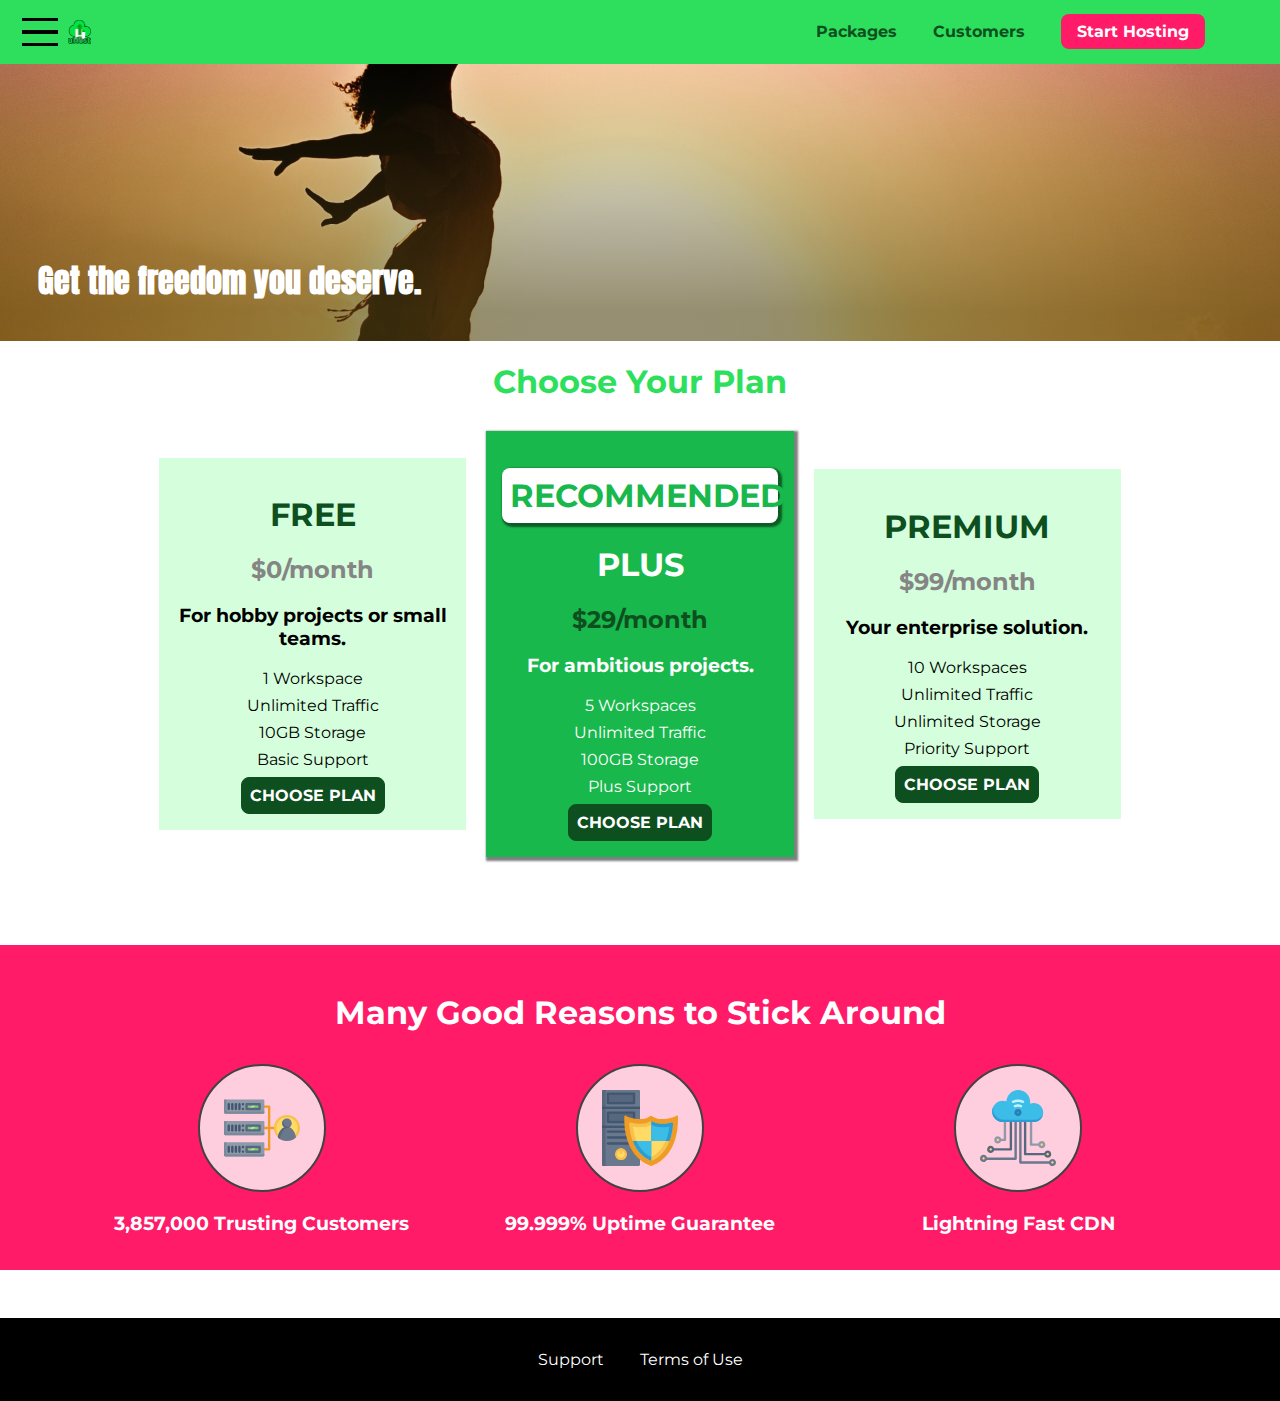
<file: Section8.9-Js&Css/index.html>
<!DOCTYPE html>
<html lang="en">

<head>
    <meta charset="UTF-8">
    <meta http-equiv="X-UA-Compatible" content="ie=edge">
    <title>uHost</title>
    <link rel="shortcut icon" href="favicon.png">
    <link href="https://fonts.googleapis.com/css?family=Anton" rel="stylesheet">
    <link href="https://fonts.googleapis.com/css?family=Montserrat:400,700" rel="stylesheet">
    <link rel="stylesheet" href="shared.css">
    <link rel="stylesheet" href="main.css">
</head>

<body>
    <div class="backdrop"></div>
    <div class="modal">
        <h1 class="modal__title">Do you want to continue?</h1>
        <div class="modal__actions">
            <a href="start-hosting/index.html" class="modal__action">Yes!</a>
            <button class="modal__action modal__action--negative" type="button">No!</button>
        </div>
    </div>
    <header class="main-header">
        <div>
            <button class="toggle-button">
                <span class="toggle-button__bar"></span>
                <span class="toggle-button__bar"></span>
                <span class="toggle-button__bar"></span>
            </button>
            <a href="index.html" class="main-header__brand">
                <img src="images/uhost-icon.png" alt="uHost - Your favorite hosting company">
            </a>
        </div>
        <nav class="main-nav">
            <ul class="main-nav__items">
                <li class="main-nav__item">
                    <a href="packages/index.html">Packages</a>
                </li>
                <li class="main-nav__item">
                    <a href="customers/index.html">Customers</a>
                </li>
                <li class="main-nav__item main-nav__item--cta">
                    <a href="start-hosting/index.html">Start Hosting</a>
                </li>
            </ul>
        </nav>
    </header>
    <nav class="mobile-nav">
        <ul class="mobile-nav__items">
            <li class="mobile-nav__item">
                <a href="packages/index.html">Packages</a>
            </li>
            <li class="mobile-nav__item">
                <a href="customers/index.html">Customers</a>
            </li>
            <li class="mobile-nav__item mobile-nav__item--cta">
                <a href="start-hosting/index.html">Start Hosting</a>
            </li>
        </ul>
    </nav>
    <main>
        <section id="product-overview">
            <h1>Get the freedom you deserve.</h1>
        </section>
        <section id="plans">
            <h1 class="section-title">Choose Your Plan</h1>
            <div class="plan__list">
                <article class="plan">
                    <h1 class="plan__title">FREE</h1>
                    <h2 class="plan__price">$0/month</h2>
                    <h3>For hobby projects or small teams.</h3>
                    <ul class="plan__features">
                        <li class="plan__feature">1 Workspace</li>
                        <li class="plan__feature">Unlimited Traffic</li>
                        <li class="plan__feature">10GB Storage</li>
                        <li class="plan__feature">Basic Support</li>
                    </ul>
                    <div>
                        <button class="button">CHOOSE PLAN</button>
                    </div>
                </article>
                <article class="plan plan--highlighted">
                    <h1 class="plan__annotation">RECOMMENDED</h1>
                    <h1 class="plan__title">PLUS</h1>
                    <h2 class="plan__price">$29/month</h2>
                    <h3>For ambitious projects.</h3>
                    <ul class="plan__features">
                        <li class="plan__feature">5 Workspaces</li>
                        <li class="plan__feature">Unlimited Traffic</li>
                        <li class="plan__feature">100GB Storage</li>
                        <li class="plan__feature">Plus Support</li>
                    </ul>
                    <div>
                        <button class="button">CHOOSE PLAN</button>
                    </div>
                </article>
                <article class="plan">
                    <h1 class="plan__title">PREMIUM</h1>
                    <h2 class="plan__price">$99/month</h2>
                    <h3>Your enterprise solution.</h3>
                    <ul class="plan__features">
                        <li class="plan__feature">10 Workspaces</li>
                        <li class="plan__feature">Unlimited Traffic</li>
                        <li class="plan__feature">Unlimited Storage</li>
                        <li class="plan__feature">Priority Support</li>
                    </ul>
                    <div>
                        <button class="button">CHOOSE PLAN</button>
                    </div>
                </article>
            </div>
        </section>
        <section id="key-features">
            <h1 class="section-title">Many Good Reasons to Stick Around</h1>
            <ul class="key-feature__list">
                <li class="key-feature">
                    <div class="key-feature__image">
                        <svg viewBox="0 0 512 512">
                            <path style="fill:#F09B24;" d="M344,248h-32V112c0-4.418-3.582-8-8-8h-40c-4.418,0-8,3.582-8,8s3.582,8,8,8h32v128h-32  c-4.418,0-8,3.582-8,8s3.582,8,8,8h32v128h-32c-4.418,0-8,3.582-8,8s3.582,8,8,8h40c4.418,0,8-3.582,8-8V264h32c4.418,0,8-3.582,8-8  S348.418,248,344,248z"
                            />
                            <path style="fill:#8E9AA9;" d="M264,64H8c-4.418,0-8,3.582-8,8v80c0,4.418,3.582,8,8,8h256c4.418,0,8-3.582,8-8V72  C272,67.582,268.418,64,264,64z"
                            />
                            <path style="fill:#7C899B;" d="M24,144c-4.418,0-8-3.582-8-8V64H8c-4.418,0-8,3.582-8,8v80c0,4.418,3.582,8,8,8h256  c4.418,0,8-3.582,8-8v-8H24z"
                            />
                            <rect x="152" y="96" style="fill:#B8E3A8;" width="88" height="32" />
                            <g>
                                <polygon style="fill:#7EC97D;" points="152,96 152,128 166,128 198,96  " />
                                <polygon style="fill:#7EC97D;" points="220,96 188,128 240,128 240,96  " />
                            </g>
                            <path style="fill:#56677E;" d="M240,136h-88c-4.418,0-8-3.582-8-8V96c0-4.418,3.582-8,8-8h88c4.418,0,8,3.582,8,8v32  C248,132.418,244.418,136,240,136z M160,120h72v-16h-72V120z"
                            />
                            <g>
                                <path style="fill:#435670;" d="M32,136c-4.418,0-8-3.582-8-8V96c0-4.418,3.582-8,8-8s8,3.582,8,8v32C40,132.418,36.418,136,32,136z   "
                                />
                                <path style="fill:#435670;" d="M56,136c-4.418,0-8-3.582-8-8V96c0-4.418,3.582-8,8-8s8,3.582,8,8v32C64,132.418,60.418,136,56,136z   "
                                />
                                <path style="fill:#435670;" d="M80,136c-4.418,0-8-3.582-8-8V96c0-4.418,3.582-8,8-8s8,3.582,8,8v32C88,132.418,84.418,136,80,136z   "
                                />
                                <path style="fill:#435670;" d="M104,136c-4.418,0-8-3.582-8-8V96c0-4.418,3.582-8,8-8s8,3.582,8,8v32   C112,132.418,108.418,136,104,136z"
                                />
                                <path style="fill:#435670;" d="M128,105c-4.418,0-8-3.582-8-8v-1c0-4.418,3.582-8,8-8s8,3.582,8,8v1   C136,101.418,132.418,105,128,105z"
                                />
                                <path style="fill:#435670;" d="M128,136c-4.418,0-8-3.582-8-8v-1c0-4.418,3.582-8,8-8s8,3.582,8,8v1   C136,132.418,132.418,136,128,136z"
                                />
                            </g>
                            <path style="fill:#8E9AA9;" d="M264,208H8c-4.418,0-8,3.582-8,8v80c0,4.418,3.582,8,8,8h256c4.418,0,8-3.582,8-8v-80  C272,211.582,268.418,208,264,208z"
                            />
                            <path style="fill:#7C899B;" d="M24,288c-4.418,0-8-3.582-8-8v-72H8c-4.418,0-8,3.582-8,8v80c0,4.418,3.582,8,8,8h256  c4.418,0,8-3.582,8-8v-8H24z"
                            />
                            <rect x="152" y="240" style="fill:#B8E3A8;" width="88" height="32" />
                            <g>
                                <polygon style="fill:#7EC97D;" points="152,240 152,272 166,272 198,240  " />
                                <polygon style="fill:#7EC97D;" points="220,240 188,272 240,272 240,240  " />
                            </g>
                            <path style="fill:#56677E;" d="M240,280h-88c-4.418,0-8-3.582-8-8v-32c0-4.418,3.582-8,8-8h88c4.418,0,8,3.582,8,8v32  C248,276.418,244.418,280,240,280z M160,264h72v-16h-72V264z"
                            />
                            <g>
                                <path style="fill:#435670;" d="M32,280c-4.418,0-8-3.582-8-8v-32c0-4.418,3.582-8,8-8s8,3.582,8,8v32C40,276.418,36.418,280,32,280   z"
                                />
                                <path style="fill:#435670;" d="M56,280c-4.418,0-8-3.582-8-8v-32c0-4.418,3.582-8,8-8s8,3.582,8,8v32C64,276.418,60.418,280,56,280   z"
                                />
                                <path style="fill:#435670;" d="M80,280c-4.418,0-8-3.582-8-8v-32c0-4.418,3.582-8,8-8s8,3.582,8,8v32C88,276.418,84.418,280,80,280   z"
                                />
                                <path style="fill:#435670;" d="M104,280c-4.418,0-8-3.582-8-8v-32c0-4.418,3.582-8,8-8s8,3.582,8,8v32   C112,276.418,108.418,280,104,280z"
                                />
                                <path style="fill:#435670;" d="M128,249c-4.418,0-8-3.582-8-8v-1c0-4.418,3.582-8,8-8s8,3.582,8,8v1   C136,245.418,132.418,249,128,249z"
                                />
                                <path style="fill:#435670;" d="M128,280c-4.418,0-8-3.582-8-8v-1c0-4.418,3.582-8,8-8s8,3.582,8,8v1   C136,276.418,132.418,280,128,280z"
                                />
                            </g>
                            <path style="fill:#8E9AA9;" d="M264,352H8c-4.418,0-8,3.582-8,8v80c0,4.418,3.582,8,8,8h256c4.418,0,8-3.582,8-8v-80  C272,355.582,268.418,352,264,352z"
                            />
                            <path style="fill:#7C899B;" d="M24,432c-4.418,0-8-3.582-8-8v-72H8c-4.418,0-8,3.582-8,8v80c0,4.418,3.582,8,8,8h256  c4.418,0,8-3.582,8-8v-8H24z"
                            />
                            <rect x="152" y="384" style="fill:#B8E3A8;" width="88" height="32" />
                            <g>
                                <polygon style="fill:#7EC97D;" points="152,384 152,416 166,416 198,384  " />
                                <polygon style="fill:#7EC97D;" points="220,384 188,416 240,416 240,384  " />
                            </g>
                            <path style="fill:#56677E;" d="M240,424h-88c-4.418,0-8-3.582-8-8v-32c0-4.418,3.582-8,8-8h88c4.418,0,8,3.582,8,8v32  C248,420.418,244.418,424,240,424z M160,408h72v-16h-72V408z"
                            />
                            <g>
                                <path style="fill:#435670;" d="M32,424c-4.418,0-8-3.582-8-8v-32c0-4.418,3.582-8,8-8s8,3.582,8,8v32C40,420.418,36.418,424,32,424   z"
                                />
                                <path style="fill:#435670;" d="M56,424c-4.418,0-8-3.582-8-8v-32c0-4.418,3.582-8,8-8s8,3.582,8,8v32C64,420.418,60.418,424,56,424   z"
                                />
                                <path style="fill:#435670;" d="M80,424c-4.418,0-8-3.582-8-8v-32c0-4.418,3.582-8,8-8s8,3.582,8,8v32C88,420.418,84.418,424,80,424   z"
                                />
                                <path style="fill:#435670;" d="M104,424c-4.418,0-8-3.582-8-8v-32c0-4.418,3.582-8,8-8s8,3.582,8,8v32   C112,420.418,108.418,424,104,424z"
                                />
                                <path style="fill:#435670;" d="M128,393c-4.418,0-8-3.582-8-8v-1c0-4.418,3.582-8,8-8s8,3.582,8,8v1   C136,389.418,132.418,393,128,393z"
                                />
                                <path style="fill:#435670;" d="M128,424c-4.418,0-8-3.582-8-8v-1c0-4.418,3.582-8,8-8s8,3.582,8,8v1   C136,420.418,132.418,424,128,424z"
                                />
                            </g>
                            <path style="fill:#F7C14D;" d="M424,168c-48.523,0-88,39.477-88,88s39.477,88,88,88s88-39.477,88-88S472.523,168,424,168z" />
                            <path style="fill:#FFDB66;" d="M424,184c-39.701,0-72,32.299-72,72s32.299,72,72,72s72-32.299,72-72S463.701,184,424,184z" />
                            <path style="fill:#69788D;" d="M484.893,314.16C476.393,274.588,451.922,248,424,248s-52.393,26.588-60.893,66.16  c-0.605,2.82,0.354,5.749,2.511,7.664C381.731,336.124,402.465,344,424,344s42.269-7.876,58.381-22.176  C484.539,319.909,485.498,316.98,484.893,314.16z"
                            />
                            <path style="fill:#56677E;" d="M434.053,249.171C430.768,248.403,427.411,248,424,248c-27.922,0-52.393,26.588-60.893,66.16  c-0.605,2.82,0.354,5.749,2.511,7.664c3.383,3.002,6.979,5.703,10.734,8.125C384.904,286.243,407.373,255.378,434.053,249.171z"
                            />
                            <path style="fill:#69788D;" d="M424,192c-17.645,0-32,14.355-32,32s14.355,32,32,32s32-14.355,32-32S441.645,192,424,192z" />
                            <path style="fill:#56677E;" d="M432,248c-17.645,0-32-14.355-32-32c0-6.783,2.128-13.076,5.742-18.258  C397.444,203.53,392,213.138,392,224c0,17.645,14.355,32,32,32c10.862,0,20.471-5.444,26.258-13.742  C445.076,245.872,438.783,248,432,248z"
                            />

                        </svg>
                    </div>
                    <p class="key-feature__description">3,857,000 Trusting Customers</p>
                </li>
                <li class="key-feature">
                    <div class="key-feature__image">
                        <svg viewBox="0 0 512 512">
                            <path style="fill:#69788D;" d="M248,0H8C3.582,0,0,3.582,0,8v496c0,4.418,3.582,8,8,8h240c4.418,0,8-3.582,8-8V8  C256,3.582,252.418,0,248,0z"
                            />
                            <path style="fill:#56677E;" d="M24,504V8c0-4.418,3.582-8,8-8H8C3.582,0,0,3.582,0,8v496c0,4.418,3.582,8,8,8h24  C27.582,512,24,508.418,24,504z"
                            />
                            <g>
                                <rect x="0" y="112" style="fill:#435670;" width="256" height="16" />
                                <rect x="0" y="240" style="fill:#435670;" width="256" height="16" />
                            </g>
                            <path style="fill:#F7C14D;" d="M128,392c-22.056,0-40,17.944-40,40s17.944,40,40,40s40-17.944,40-40S150.056,392,128,392z" />
                            <path style="fill:#FFDB66;" d="M128,408c-13.233,0-24,10.767-24,24s10.767,24,24,24s24-10.767,24-24S141.233,408,128,408z" />
                            <path style="fill:#F7C14D;" d="M128,392c-2.739,0-5.414,0.278-8,0.805V424c0,4.418,3.582,8,8,8c4.418,0,8-3.582,8-8v-31.195  C133.414,392.278,130.739,392,128,392z"
                            />
                            <g>
                                <path style="fill:#435670;" d="M216,288H40c-4.418,0-8-3.582-8-8s3.582-8,8-8h176c4.418,0,8,3.582,8,8S220.418,288,216,288z"
                                />
                                <path style="fill:#435670;" d="M216,328H40c-4.418,0-8-3.582-8-8s3.582-8,8-8h176c4.418,0,8,3.582,8,8S220.418,328,216,328z"
                                />
                                <path style="fill:#435670;" d="M216,368H40c-4.418,0-8-3.582-8-8s3.582-8,8-8h176c4.418,0,8,3.582,8,8S220.418,368,216,368z"
                                />
                                <path style="fill:#435670;" d="M216,16H40c-4.418,0-8,3.582-8,8v64c0,4.418,3.582,8,8,8h176c4.418,0,8-3.582,8-8V24   C224,19.582,220.418,16,216,16z"
                                />
                            </g>
                            <rect x="48" y="32" style="fill:#56677E;" width="160" height="48" />
                            <path style="fill:#435670;" d="M216,144H40c-4.418,0-8,3.582-8,8v64c0,4.418,3.582,8,8,8h176c4.418,0,8-3.582,8-8v-64  C224,147.582,220.418,144,216,144z"
                            />
                            <rect x="48" y="160" style="fill:#56677E;" width="160" height="48" />
                            <path style="fill:#F09B24;" d="M511.747,180.237c-0.194-6.537-8.107-10.107-13.135-5.894c-5.6,4.693-42.904,21.282-98.514,21.282  c-33.45,0-64.625-20.999-64.929-21.206c-2.9-1.991-6.764-1.85-9.512,0.346c-2.677,2.135-27.201,20.86-63.793,20.86  c-55.607,0-92.914-16.589-98.515-21.282c-5.028-4.211-12.941-0.645-13.135,5.894c-1.634,54.834,4.655,105.941,18.693,151.903  c12.096,39.604,29.759,74.047,52.497,102.373c27.538,34.304,62.743,59.882,104.66,76.045c3.069,1.918,6.757,1.921,9.83,0  c41.917-16.163,77.122-41.741,104.66-76.045c22.738-28.326,40.401-62.77,52.497-102.373  C507.092,286.179,513.381,235.071,511.747,180.237z"
                            />
                            <path style="fill:#F7C14D;" d="M476.21,221.226c-1.953-1.631-4.568-2.235-7.036-1.628c-21.686,5.327-44.926,8.028-69.075,8.028  c-25.926,0-49.633-8.975-64.955-16.504c-2.307-1.134-5.016-1.091-7.284,0.116c-14.059,7.477-36.919,16.388-65.994,16.388  c-24.153,0-47.394-2.701-69.075-8.028c-5.155-1.268-10.221,2.966-9.894,8.261c2.077,33.693,7.668,65.635,16.616,94.935  c22.774,74.565,66.139,126.334,128.888,153.868c2.032,0.891,4.397,0.891,6.43,0c61.777-27.107,104.716-78.876,127.62-153.868  c8.948-29.3,14.539-61.241,16.616-94.935C479.224,225.319,478.163,222.856,476.21,221.226z"
                            />
                            <path style="fill:#FFDB66;" d="M331.609,451.727c-52.604-25.289-89.304-70.987-109.144-135.944  c-6.532-21.39-11.162-44.336-13.82-68.447c17.133,2.852,34.952,4.291,53.22,4.291c29.394,0,53.376-7.793,69.978-15.561  c17.44,7.736,41.656,15.561,68.256,15.561c18.267,0,36.085-1.439,53.219-4.291c-2.659,24.112-7.288,47.06-13.82,68.448  C419.545,381.108,383.27,426.805,331.609,451.727z"
                            />
                            <g>
                                <path style="fill:#2C9DD4;" d="M479.066,227.858c0.157-2.539-0.903-5.002-2.856-6.633s-4.568-2.235-7.036-1.628   c-21.686,5.327-44.926,8.028-69.075,8.028c-25.926,0-49.633-8.975-64.955-16.504c-1.057-0.52-2.2-0.78-3.345-0.806l-0.072,133.351   h123.601c2.556-6.746,4.933-13.702,7.123-20.874C471.398,293.493,476.989,261.552,479.066,227.858z"
                                />
                                <path style="fill:#2C9DD4;" d="M206.658,343.667c24.153,63.42,65.028,108.108,121.743,132.995c1.031,0.452,2.147,0.673,3.263,0.666   l0.063-133.661H206.658z"
                                />
                            </g>
                            <g>
                                <path style="fill:#3CBDE8;" d="M439.497,315.783c6.532-21.389,11.161-44.336,13.82-68.448c-17.134,2.852-34.952,4.291-53.219,4.291   c-26.6,0-50.815-7.824-68.256-15.561l-0.116,107.601h97.758C433.179,334.807,436.524,325.518,439.497,315.783z"
                                />
                                <path style="fill:#3CBDE8;" d="M232.523,343.667c21.144,50.298,54.363,86.56,99.087,108.06l0.117-108.06H232.523z" />
                            </g>
                        </svg>
                    </div>
                    <p class="key-feature__description">99.999% Uptime Guarantee</p>
                </li>
                <li class="key-feature">
                    <div class="key-feature__image">
                        <svg viewBox="0 0 512 512">
                            <path style="fill:#8E9AA9;" d="M168,200c-4.418,0-8,3.582-8,8v120h-17.376c-3.302-9.311-12.194-16-22.624-16  c-13.234,0-24,10.767-24,24s10.766,24,24,24c10.429,0,19.321-6.689,22.624-16H168c4.418,0,8-3.582,8-8V208  C176,203.582,172.418,200,168,200z"
                            />
                            <path style="fill:#FFDB66;" d="M120,328c-4.411,0-8,3.589-8,8s3.589,8,8,8s8-3.589,8-8S124.411,328,120,328z" />
                            <path style="fill:#56677E;" d="M208,200c-4.418,0-8,3.582-8,8v184H94.624C91.322,382.689,82.43,376,72,376  c-13.234,0-24,10.767-24,24s10.766,24,24,24c10.429,0,19.321-6.689,22.624-16H208c4.418,0,8-3.582,8-8V208  C216,203.582,212.418,200,208,200z"
                            />
                            <path style="fill:#FFDB66;" d="M72,392c-4.411,0-8,3.589-8,8s3.589,8,8,8s8-3.589,8-8S76.411,392,72,392z" />
                            <path style="fill:#69788D;" d="M240,208c-4.418,0-8,3.582-8,8v239H47.24c-2.671-10.34-12.078-18-23.24-18c-13.234,0-24,10.767-24,24  s10.766,24,24,24c9.666,0,18.009-5.747,21.809-14H240c4.418,0,8-3.582,8-8V216C248,211.582,244.418,208,240,208z"
                            />
                            <path style="fill:#FFDB66;" d="M24,453c-4.411,0-8,3.589-8,8s3.589,8,8,8s8-3.589,8-8S28.411,453,24,453z" />
                            <path style="fill:#69788D;" d="M488,464c-10.429,0-19.321,6.689-22.624,16H280V208c0-4.418-3.582-8-8-8s-8,3.582-8,8v280  c0,4.418,3.582,8,8,8h193.376c3.302,9.311,12.194,16,22.624,16c13.234,0,24-10.767,24-24S501.234,464,488,464z"
                            />
                            <path style="fill:#FFDB66;" d="M488,480c-4.411,0-8,3.589-8,8s3.589,8,8,8s8-3.589,8-8S492.411,480,488,480z" />
                            <path style="fill:#56677E;" d="M456,408c-10.429,0-19.321,6.689-22.624,16H312V208c0-4.418-3.582-8-8-8s-8,3.582-8,8v224  c0,4.418,3.582,8,8,8h129.376c3.302,9.311,12.194,16,22.624,16c13.234,0,24-10.767,24-24S469.234,408,456,408z"
                            />
                            <path style="fill:#FFDB66;" d="M456,424c-4.411,0-8,3.589-8,8s3.589,8,8,8s8-3.589,8-8S460.411,424,456,424z" />
                            <path style="fill:#8E9AA9;" d="M416,344c-10.429,0-19.321,6.689-22.624,16H352V208c0-4.418-3.582-8-8-8s-8,3.582-8,8v160  c0,4.418,3.582,8,8,8h49.376c3.302,9.311,12.194,16,22.624,16c13.234,0,24-10.767,24-24S429.234,344,416,344z"
                            />
                            <path style="fill:#FFDB66;" d="M416,360c-4.411,0-8,3.589-8,8s3.589,8,8,8s8-3.589,8-8S420.411,360,416,360z" />
                            <path style="fill:#3CBDE8;" d="M362,88c-8.741,0-17.231,1.751-25.06,5.085C337.646,88.797,338,84.43,338,80  c0-44.112-35.888-80-80-80c-42.823,0-77.895,33.816-79.909,76.149C170.393,73.415,162.244,72,154,72c-39.701,0-72,32.299-72,72  s32.299,72,72,72h208c35.29,0,64-28.71,64-64S397.29,88,362,88z"
                            />
                            <path style="fill:#2C9DD4;" d="M368,200H160c-39.701,0-72-32.299-72-72c0-5.863,0.721-11.559,2.05-17.019  C84.918,120.88,82,132.102,82,144c0,39.701,32.299,72,72,72h208c30.389,0,55.88-21.296,62.379-49.743  C413.565,186.327,392.352,200,368,200z"
                            />
                            <path style="fill:#2A7DB5;" d="M256,128c-13.234,0-24,10.767-24,24s10.766,24,24,24c13.233,0,24-10.767,24-24S269.233,128,256,128z"
                            />
                            <path style="fill:#2C9DD4;" d="M256,144c-4.411,0-8,3.589-8,8s3.589,8,8,8c4.411,0,8-3.589,8-8S260.411,144,256,144z" />
                            <g>
                                <path style="fill:#C5F1FA;" d="M221.755,87.695c-2.994,0-5.864-1.688-7.233-4.572c-1.894-3.991-0.194-8.763,3.798-10.657   C230.157,66.849,242.834,64,256,64c13.166,0,25.844,2.849,37.68,8.466c3.992,1.895,5.692,6.666,3.798,10.657   s-6.666,5.692-10.657,3.798C277.144,82.328,266.774,80,256,80c-10.774,0-21.144,2.328-30.821,6.921   C224.072,87.446,222.904,87.695,221.755,87.695z"
                                />
                                <path style="fill:#C5F1FA;" d="M276.545,116.618c-1.148,0-2.316-0.249-3.424-0.774C267.745,113.293,261.985,112,256,112   c-5.985,0-11.745,1.293-17.121,3.844c-3.991,1.895-8.763,0.192-10.657-3.798c-1.894-3.992-0.193-8.764,3.798-10.657   C239.557,97.813,247.625,96,256,96c8.376,0,16.444,1.813,23.98,5.389c3.991,1.894,5.692,6.665,3.798,10.657   C282.41,114.93,279.539,116.618,276.545,116.618z"
                                />
                            </g>

                        </svg>
                    </div>
                    <p class="key-feature__description">Lightning Fast CDN</p>
                </li>
            </ul>
        </section>
    </main>
    <footer class="main-footer">
        <nav>
            <ul class="main-footer__links">
                <li class="main-footer__link">
                    <a href="#">Support</a>
                </li>
                <li class="main-footer__link">
                    <a href="#">Terms of Use</a>
                </li>
            </ul>
        </nav>
    </footer>
    <script src="shared.js"></script>
</body>

</html>
</file>
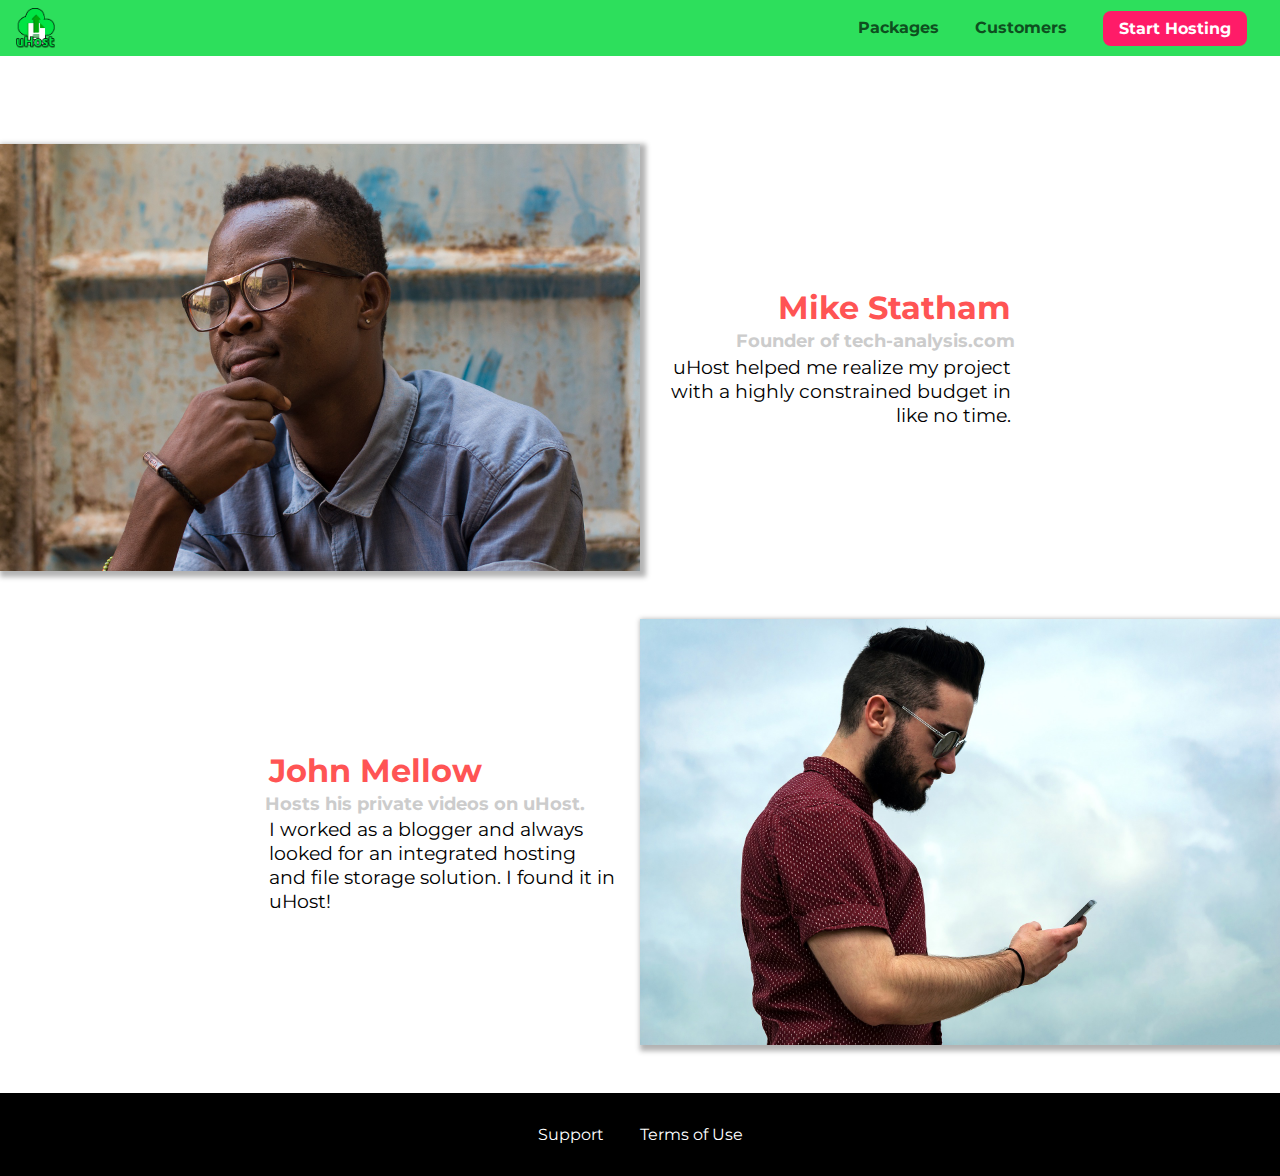
<file: Section10-REsponsive/customers/index.html>
<!DOCTYPE html>
<html lang="en">

<head>
    <meta charset="UTF-8">
    <meta name="viewport" content="width=device-width, initial-scale=1.0">
    <meta http-equiv="X-UA-Compatible" content="ie=edge">
    <title>uHost Customers</title>
    <link rel="shortcut icon" href="../favicon.png">
    <link href="https://fonts.googleapis.com/css?family=Anton|Montserrat:400,700" rel="stylesheet">
    <link rel="stylesheet" href="../shared.css">
    <link rel="stylesheet" href="customers.css">
</head>

<body>
    <div class="backdrop"></div>
    <header class="main-header">
        <div>
            <button class="toggle-button">
                <span class="toggle-button__bar"></span>
                <span class="toggle-button__bar"></span>
                <span class="toggle-button__bar"></span>
            </button>
            <a href="../index.html" class="main-header__brand">
                <img src="../images/uhost-icon.png" alt="uHost - Your favorite hosting company">
            </a>
        </div>
        <nav class="main-nav">
            <ul class="main-nav__items">
                <li class="main-nav__item">
                    <a href="../packages/index.html">Packages</a>
                </li>
                <li class="main-nav__item">
                    <a href="index.html">Customers</a>
                </li>
                <li class="main-nav__item main-nav__item--cta">
                    <a href="start-hosting/index.html">Start Hosting</a>
                </li>
            </ul>
        </nav>
    </header>
    <nav class="mobile-nav">
        <ul class="mobile-nav__items">
            <li class="mobile-nav__item">
                <a href="../packages/index.html">Packages</a>
            </li>
            <li class="mobile-nav__item">
                <a href="index.html">Customers</a>
            </li>
            <li class="mobile-nav__item mobile-nav__item--cta">
                <a href="../start-hosting/index.html">Start Hosting</a>
            </li>
        </ul>
    </nav>
    <main>
        <div>
            <div class="testimonial" id="customer-1">
                <div class="testimonial__image-container">
                    <img src="../images/customer-1.jpg" alt="Mike Statham - Customer" class="testimonial__image">
                </div>
                <div class="testimonial__info">
                    <h1 class="testimonial__name">Mike Statham</h1>
                    <h2 class="testimonial__subtitle">Founder of
                        <a href="tech-analysis.com">tech-analysis.com</a>
                    </h2>
                    <p class="testimonial__text">uHost helped me realize my project with a highly constrained budget in like no time.</p>
                </div>
            </div>
            <div class="testimonial" id="customer-2">

                <div class="testimonial__info">
                    <h1 class="testimonial__name">John Mellow</h1>
                    <h2 class="testimonial__subtitle">Hosts his private videos on uHost.
                    </h2>
                    <p class="testimonial__text">I worked as a blogger and always looked for an integrated hosting and file storage solution. I found
                        it in uHost!
                    </p>
                </div>
                <div class="testimonial__image-container">
                    <img src="../images/customer-2.jpg" alt="John Mellow - Customer" class="testimonial__image">
                </div>
            </div>
        </div>
    </main>
    <footer class="main-footer">
        <nav>
            <ul class="main-footer__links">
                <li class="main-footer__link">
                    <a href="#">Support</a>
                </li>
                <li class="main-footer__link">
                    <a href="#">Terms of Use</a>
                </li>
            </ul>
        </nav>
    </footer>
    <script src="../shared.js"></script>
</body>

</html>
</file>
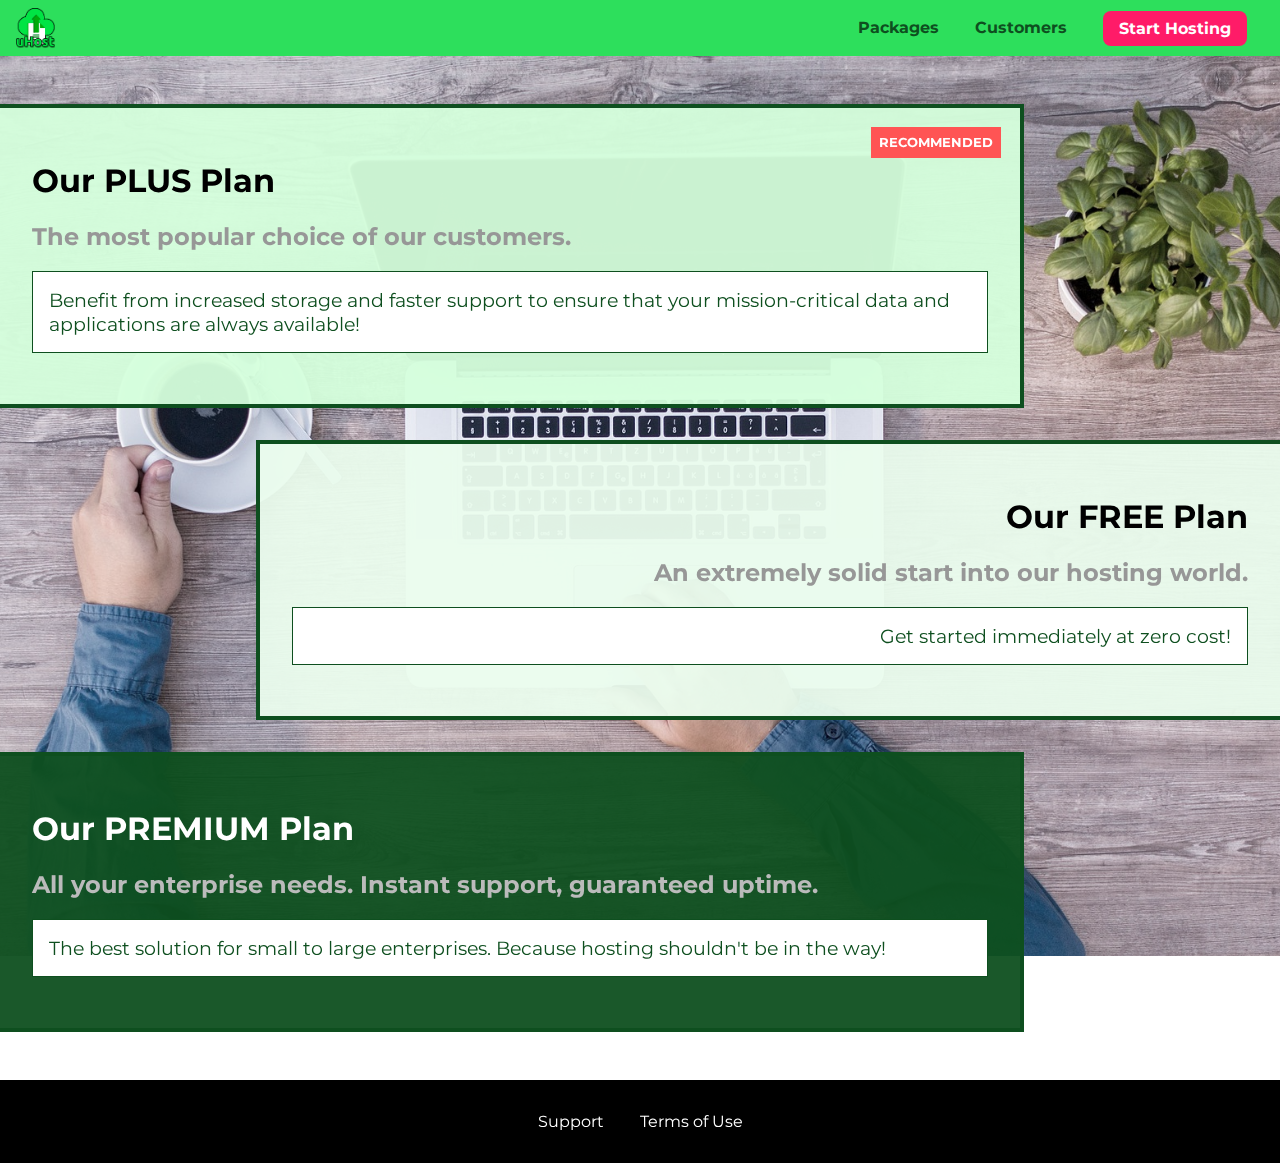
<file: Section10-REsponsive/packages/index.html>
<!DOCTYPE html>
<html lang="en">

<head>
    <meta charset="UTF-8">
    <meta http-equiv="X-UA-Compatible" content="ie=edge">
    <meta name="viewport" content="width=device-width, initial-scale=1.0">
    <title>uHost</title>
    <link rel="shortcut icon" href="../favicon.png">
    <link href="https://fonts.googleapis.com/css?family=Montserrat:400,700" rel="stylesheet">
    <link rel="stylesheet" href="../shared.css">
    <link rel="stylesheet" href="packages.css">
</head>

<body>
    <div class="backdrop"></div>
    <div class="background"></div>
    <header class="main-header">
        <div>
            <button class="toggle-button">
                <span class="toggle-button__bar"></span>
                <span class="toggle-button__bar"></span>
                <span class="toggle-button__bar"></span>
            </button>
            <a href="../index.html" class="main-header__brand">
                <img src="../images/uhost-icon.png" alt="uHost - Your favorite hosting company">
            </a>
        </div>
        <nav class="main-nav">
            <ul class="main-nav__items">
                <li class="main-nav__item">
                    <a href="index.html">Packages</a>
                </li>
                <li class="main-nav__item">
                    <a href="../customers/index.html">Customers</a>
                </li>
                <li class="main-nav__item main-nav__item--cta">
                    <a href="../start-hosting/index.html">Start Hosting</a>
                </li>
            </ul>
        </nav>
    </header>
    <nav class="mobile-nav">
        <ul class="mobile-nav__items">
            <li class="mobile-nav__item">
                <a href="index.html">Packages</a>
            </li>
            <li class="mobile-nav__item">
                <a href="../customers/index.html">Customers</a>
            </li>
            <li class="mobile-nav__item mobile-nav__item--cta">
                <a href="../start-hosting/index.html">Start Hosting</a>
            </li>
        </ul>
    </nav>
    <main>
        <section class="package" id="plus">
            <a href="#">
                <h1 class="package__title">Our PLUS Plan</h1>
                <h2 class="package__badge">RECOMMENDED</h2>
                <h2 class="package__subtitle">The most popular choice of our customers.</h2>
                <p class="package__info">Benefit from increased storage and faster support to ensure that your mission-critical data and applications
                    are always available!</p>
            </a>
        </section>
        <section class="package" id="free">
            <a href="#">
                <h1 class="package__title">Our FREE Plan</h1>
                <h2 class="package__subtitle">An extremely solid start into our hosting world.</h2>
                <p class="package__info">Get started immediately at zero cost!</p>
            </a>
        </section>
        <div class="clearfix"></div>
        <section class="package" id="premium">
            <a href="#">
                <h1 class="package__title">Our PREMIUM Plan</h1>
                <h2 class="package__subtitle">All your enterprise needs. Instant support, guaranteed uptime. </h2>
                <p class="package__info">The best solution for small to large enterprises. Because hosting shouldn't be in the way!</p>
            </a>
        </section>
    </main>
    <footer class="main-footer">
        <nav>
            <ul class="main-footer__links">
                <li class="main-footer__link">
                    <a href="#">Support</a>
                </li>
                <li class="main-footer__link">
                    <a href="#">Terms of Use</a>
                </li>
            </ul>
        </nav>
    </footer>
    <script src="../shared.js"></script>
</body>

</html>
</file>
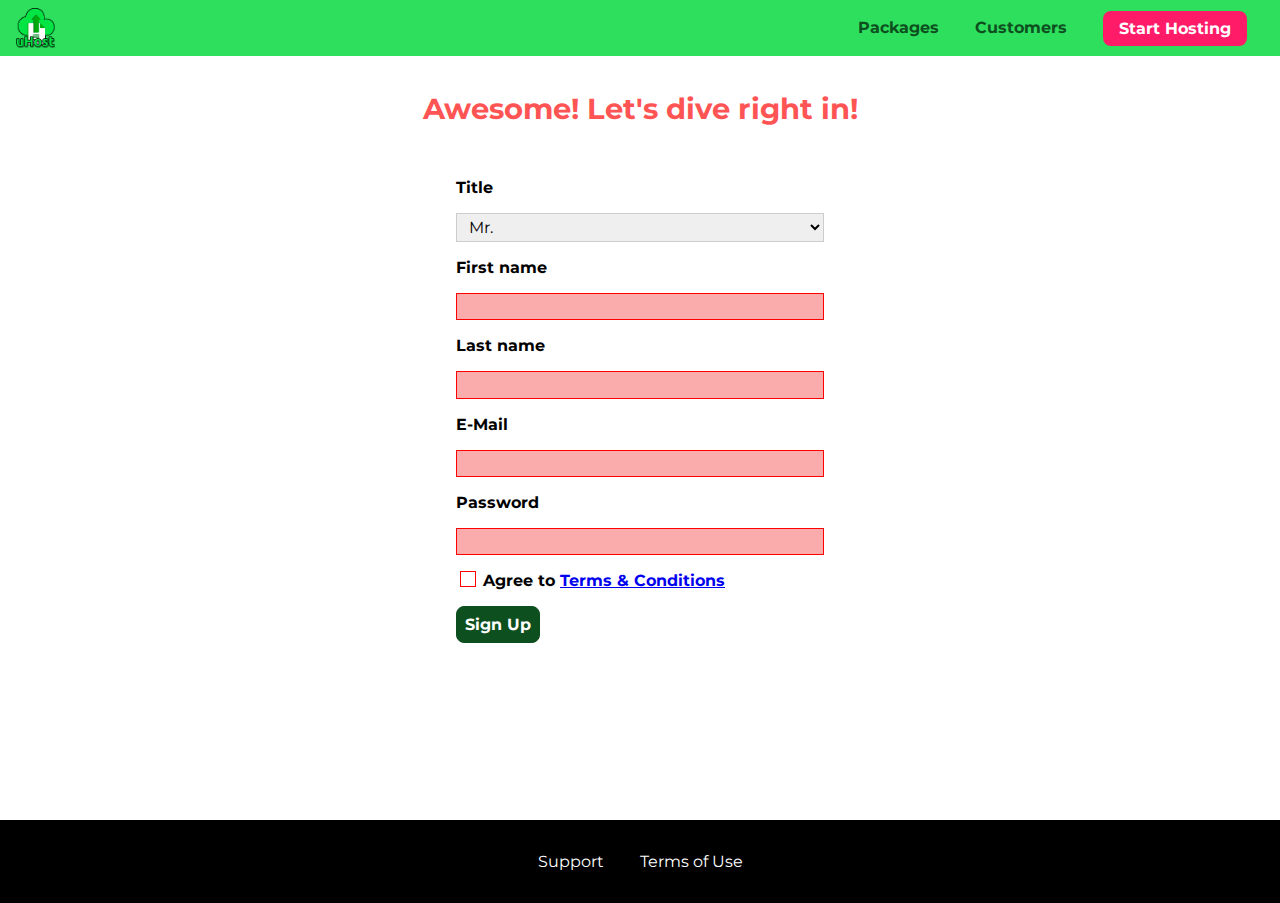
<file: Section2-DIving-Into-The-Basics/start-hosting/index.html>
<!DOCTYPE html>
<html lang="en">

<head>
    <meta charset="UTF-8">
    <meta name="viewport" content="width=device-width, initial-scale=1.0">
    <meta http-equiv="X-UA-Compatible" content="ie=edge">
    <title>uHost Signup</title>
    <link rel="shortcut icon" href="../favicon.png">
    <link href="https://fonts.googleapis.com/css?family=Anton|Montserrat:400,700" rel="stylesheet">
    <link rel="stylesheet" href="../shared.css">
    <link rel="stylesheet" href="start-hosting.css">
</head>

<body>
    <div class="backdrop"></div>
    <header class="main-header">
        <div>
            <button class="toggle-button">
                <span class="toggle-button__bar"></span>
                <span class="toggle-button__bar"></span>
                <span class="toggle-button__bar"></span>
            </button>
            <a href="../index.html" class="main-header__brand">
                <img src="../images/uhost-icon.png" alt="uHost - Your favorite hosting company">
            </a>
        </div>
        <nav class="main-nav">
            <ul class="main-nav__items">
                <li class="main-nav__item">
                    <a href="../packages/index.html">Packages</a>
                </li>
                <li class="main-nav__item">
                    <a href="../customers/index.html">Customers</a>
                </li>
                <li class="main-nav__item main-nav__item--cta">
                    <a href="index.html">Start Hosting</a>
                </li>
            </ul>
        </nav>
    </header>
    <nav class="mobile-nav">
        <ul class="mobile-nav__items">
            <li class="mobile-nav__item">
                <a href="../packages/index.html">Packages</a>
            </li>
            <li class="mobile-nav__item">
                <a href="../customers/index.html">Customers</a>
            </li>
            <li class="mobile-nav__item mobile-nav__item--cta">
                <a href="index.html">Start Hosting</a>
            </li>
        </ul>
    </nav>
    <main class="signup-page">
        <h1 class="signup-title">Awesome! Let's dive right in!</h1>
        <form action="index.html" class="signup-form">
            <label for="title">Title</label>
            <select id="title">
                <option value="mr">Mr.</option>
                <option value="ms">Ms.</option>
            </select>
            <label for="first-name">First name</label>
            <input type="text" id="first-name" required>
            <label for="last-name">Last name</label>
            <input type="text" id="last-name" required>
            <label for="email">E-Mail</label>
            <input type="email" id="email" required>
            <label for="password">Password</label>
            <input type="password" id="password" required>
            <input type="checkbox" id="agree-terms" required>
            <label for="agree-terms">Agree to
                <a href="#">Terms &amp; Conditions</a>
            </label>
            <button type="submit" class="button">Sign Up</button>
        </form>
    </main>
    <footer class="main-footer">
        <nav>
            <ul class="main-footer__links">
                <li class="main-footer__link">
                    <a href="#">Support</a>
                </li>
                <li class="main-footer__link">
                    <a href="#">Terms of Use</a>
                </li>
            </ul>
        </nav>
    </footer>
    <script src="../shared.js"></script>
</body>

</html>
</file>
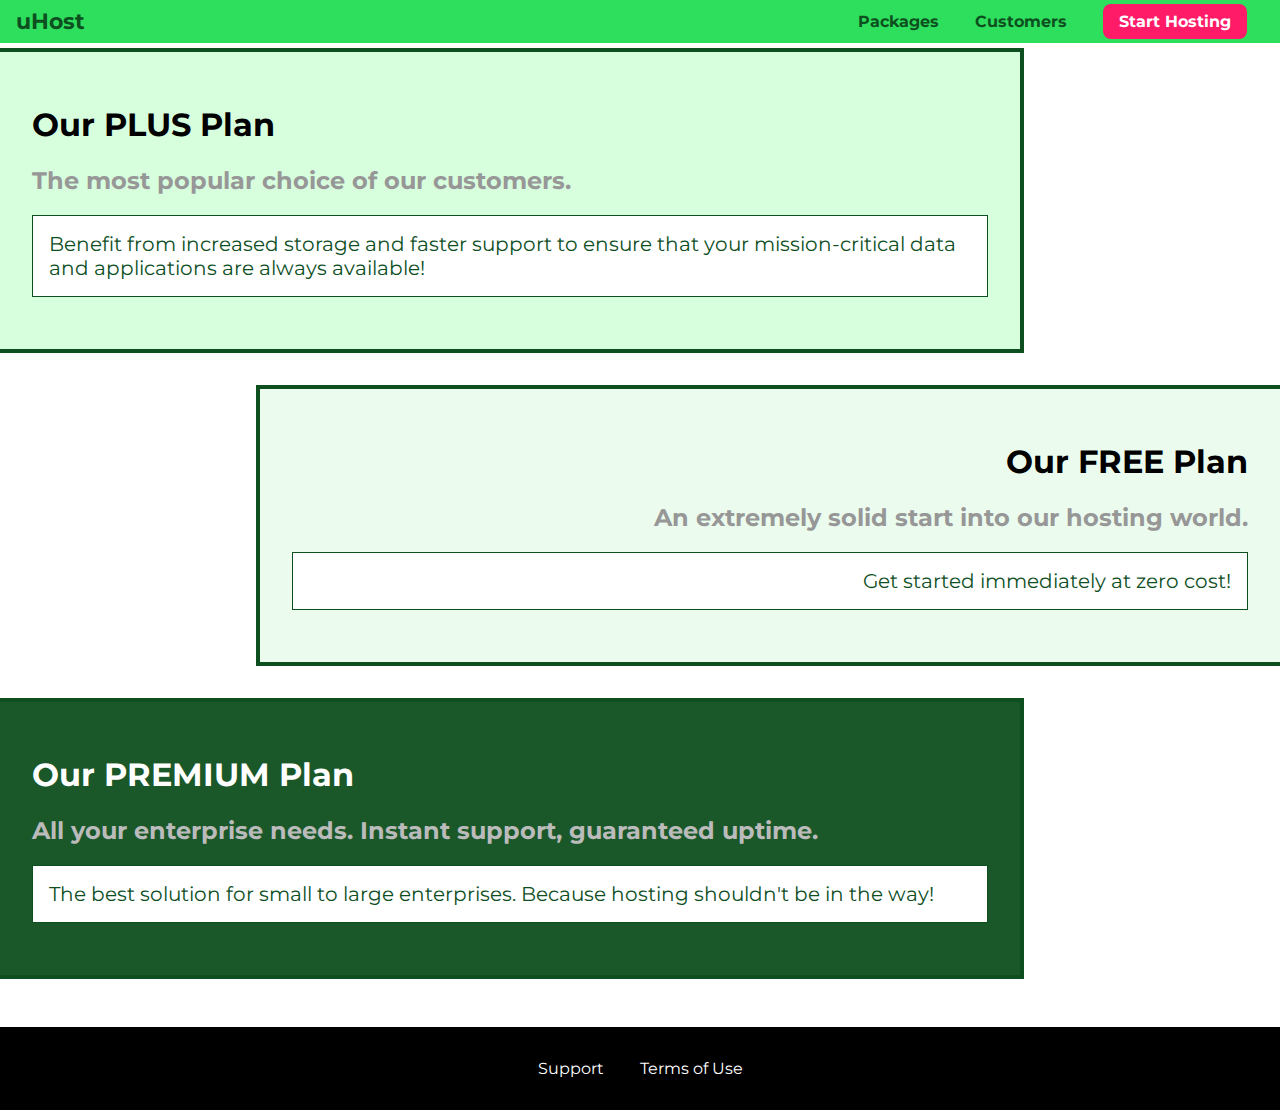
<file: Section5-PracticingTheBasics/packages/index.html>
<!DOCTYPE html>
<html lang="en">

<head>
    <meta charset="UTF-8">
    <meta http-equiv="X-UA-Compatible" content="ie=edge">
    <title>uHost</title>
    <link rel="shortcut icon" href="favicon.png">
    <link href="https://fonts.googleapis.com/css?family=Montserrat:400,700" rel="stylesheet">
    <link rel="stylesheet" href="../shared.css">
    <link rel="stylesheet" href="packages.css">
</head>

<body>
    <header class="main-header">
        <div>
            <a href="../index.html" class="main-header__brand">
                uHost
            </a>
        </div>
        <nav class="main-nav">
            <ul class="main-nav__items">
                <li class="main-nav__item">
                    <a href="index.html">Packages</a>
                </li>
                <li class="main-nav__item">
                    <a href="../customers/index.html">Customers</a>
                </li>
                <li class="main-nav__item main-nav__item--cta">
                    <a href="../start-hosting/index.html">Start Hosting</a>
                </li>
            </ul>
        </nav>
    </header>
    <main>
        <section class="package" id="plus">
            <a href="#">
                <h1 class="package__title">Our PLUS Plan</h1>
                <h2 class="package__subtitle">The most popular choice of our customers.</h2>
                <p class="package__info">Benefit from increased storage and faster support to ensure that your mission-critical data and applications
                    are always available!</p>
            </a>
        </section>
        <section class="package" id="free">
            <a href="#">
                <h1 class="package__title">Our FREE Plan</h1>
                <h2 class="package__subtitle">An extremely solid start into our hosting world.</h2>
                <p class="package__info">Get started immediately at zero cost!</p>
            </a>
        </section>
        <div class="clearfix"></div>
        <section class="package" id="premium">
            <a href="#">
                <h1 class="package__title">Our PREMIUM Plan</h1>
                <h2 class="package__subtitle">All your enterprise needs. Instant support, guaranteed uptime. </h2>
                <p class="package__info">The best solution for small to large enterprises. Because hosting shouldn't be in the way!</p>
            </a>
        </section>
    </main>
    <footer class="main-footer">
        <nav>
            <ul class="main-footer__links">
                <li class="main-footer__link">
                    <a href="#">Support</a>
                </li>
                <li class="main-footer__link">
                    <a href="#">Terms of Use</a>
                </li>
            </ul>
        </nav>
    </footer>
</body>

</html>
</file>
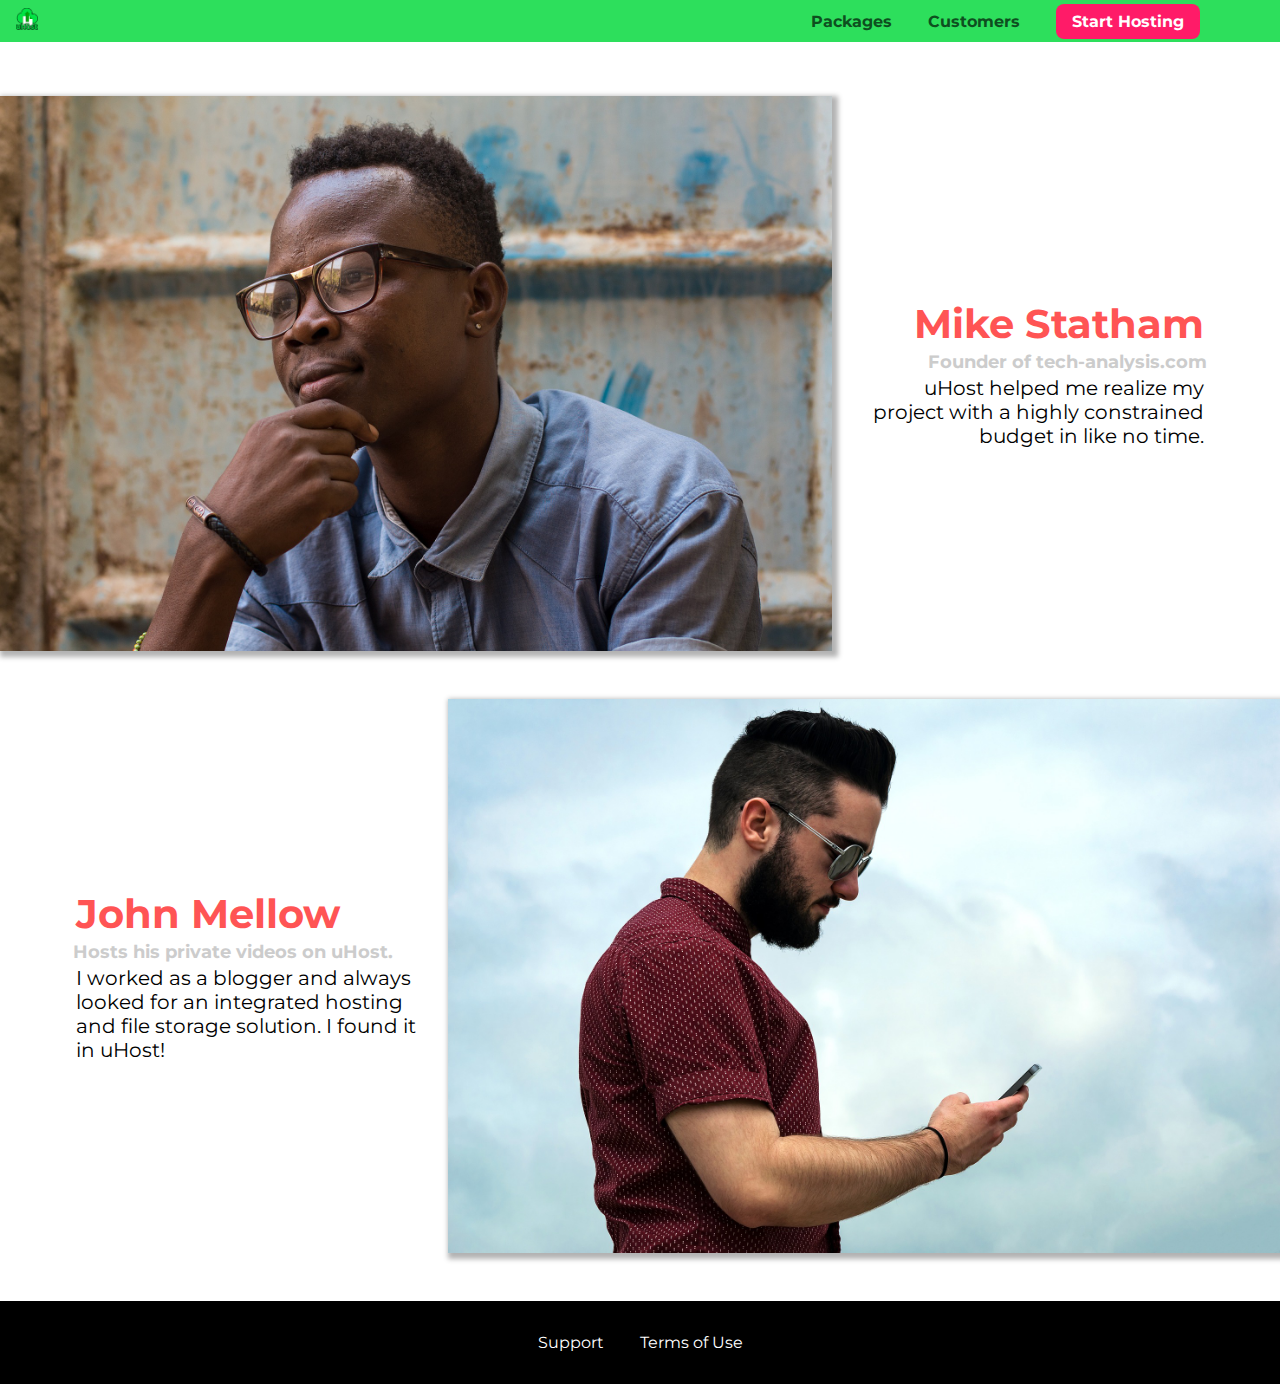
<file: Section7-Images/customers/index.html>
<!DOCTYPE html>
<html lang="en">

<head>
    <meta charset="UTF-8">
    <meta name="viewport" content="width=device-width, initial-scale=1.0">
    <meta http-equiv="X-UA-Compatible" content="ie=edge">
    <title>uHost Customers</title>
    <link rel="shortcut icon" href="../favicon.png">
    <link href="https://fonts.googleapis.com/css?family=Anton|Montserrat:400,700" rel="stylesheet">
    <link rel="stylesheet" href="../shared.css">
    <link rel="stylesheet" href="customers.css">
</head>

<body>
    <header class="main-header">
        <div>
            <a href="../index.html" class="main-header__brand">
                <img src="../images/uhost-icon.png" alt="uHost - Your favorite hosting company">
            </a>
        </div>
        <nav class="main-nav">
            <ul class="main-nav__items">
                <li class="main-nav__item">
                    <a href="../packages/index.html">Packages</a>
                </li>
                <li class="main-nav__item">
                    <a href="index.html">Customers</a>
                </li>
                <li class="main-nav__item main-nav__item--cta">
                    <a href="start-hosting/index.html">Start Hosting</a>
                </li>
            </ul>
        </nav>
    </header>
    <main>
        <div>
            <div class="testimonial" id="customer-1">
                <div class="testimonial__image-container">
                    <img src="../images/customer-1.jpg" alt="Mike Statham - Customer" class="testimonial__image">
                </div>
                <div class="testimonial__info">
                    <h1 class="testimonial__name">Mike Statham</h1>
                    <h2 class="testimonial__subtitle">Founder of
                        <a href="tech-analysis.com">tech-analysis.com</a>
                    </h2>
                    <p class="testimonial__text">uHost helped me realize my project with a highly constrained budget in like no time.</p>
                </div>
            </div>
            <div class="testimonial" id="customer-2">

                <div class="testimonial__info">
                    <h1 class="testimonial__name">John Mellow</h1>
                    <h2 class="testimonial__subtitle">Hosts his private videos on uHost.
                    </h2>
                    <p class="testimonial__text">I worked as a blogger and always looked for an integrated hosting and file storage solution. I found
                        it in uHost!
                    </p>
                </div>
                <div class="testimonial__image-container">
                    <img src="../images/customer-2.jpg" alt="John Mellow - Customer" class="testimonial__image">
                </div>
            </div>
        </div>
    </main>
    <footer class="main-footer">
        <nav>
            <ul class="main-footer__links">
                <li class="main-footer__link">
                    <a href="#">Support</a>
                </li>
                <li class="main-footer__link">
                    <a href="#">Terms of Use</a>
                </li>
            </ul>
        </nav>
    </footer>
</body>

</html>
</file>
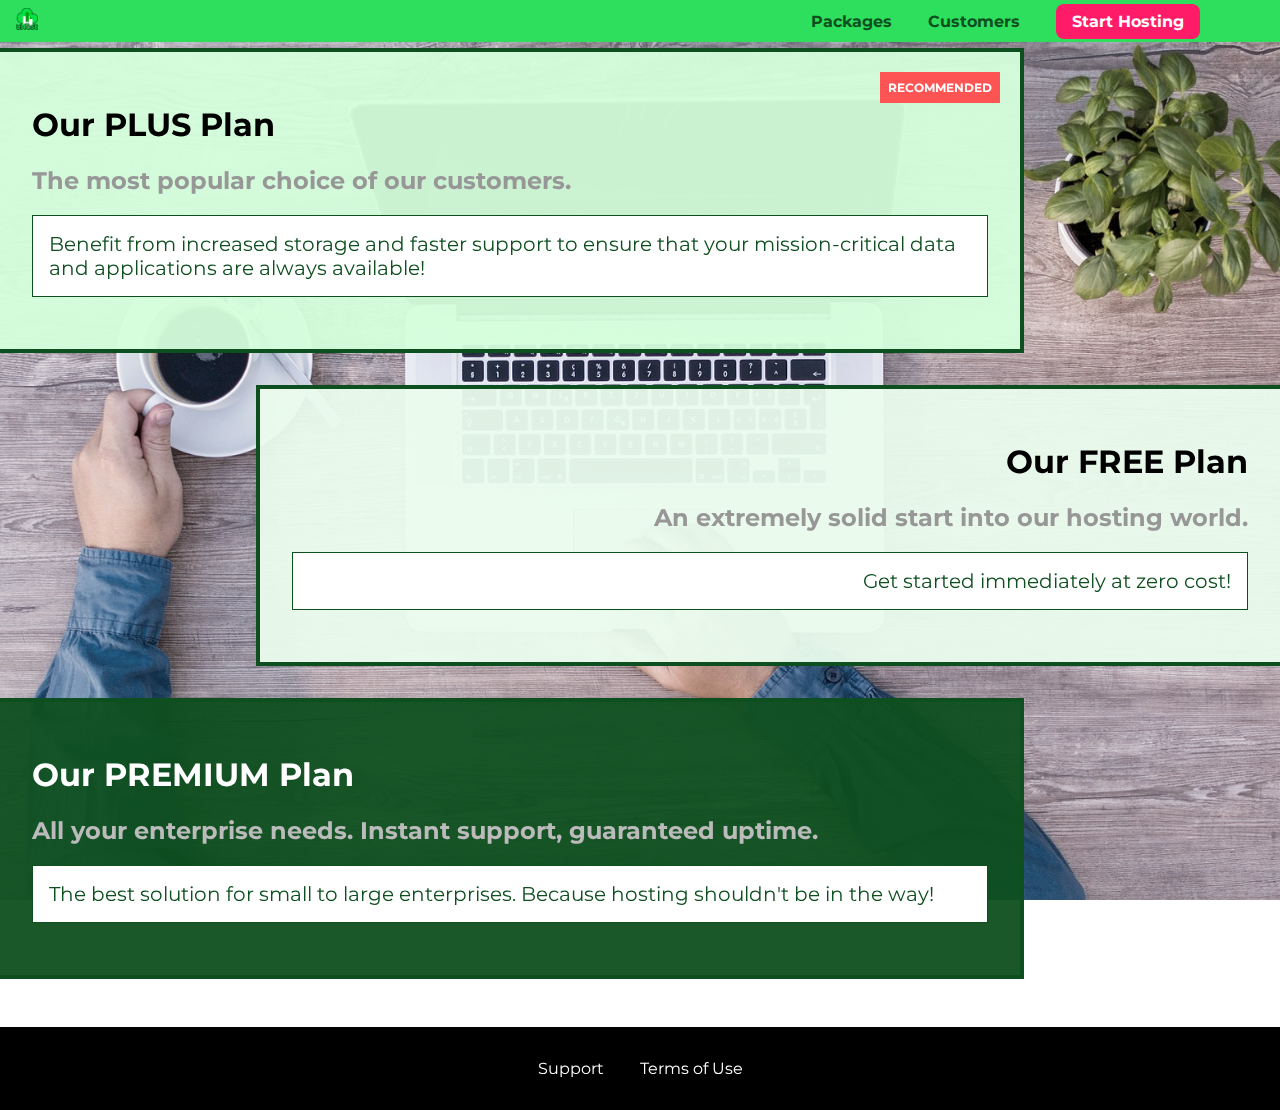
<file: Section7-Images/packages/index.html>
<!DOCTYPE html>
<html lang="en">

<head>
    <meta charset="UTF-8">
    <meta http-equiv="X-UA-Compatible" content="ie=edge">
    <title>uHost</title>
    <link rel="shortcut icon" href="favicon.png">
    <link href="https://fonts.googleapis.com/css?family=Montserrat:400,700" rel="stylesheet">
    <link rel="stylesheet" href="../shared.css">
    <link rel="stylesheet" href="packages.css">
</head>

<body>
    <div class="background"></div>
    <header class="main-header">
        <div>
            <a href="../index.html" class="main-header__brand">
                <img src="../images/uhost-icon.png" alt="uHost - Your favorite hosting company">
            </a>
        </div>
        <nav class="main-nav">
            <ul class="main-nav__items">
                <li class="main-nav__item">
                    <a href="index.html">Packages</a>
                </li>
                <li class="main-nav__item">
                    <a href="../customers/index.html">Customers</a>
                </li>
                <li class="main-nav__item main-nav__item--cta">
                    <a href="../start-hosting/index.html">Start Hosting</a>
                </li>
            </ul>
        </nav>
    </header>
    <main>
        <section class="package" id="plus">
            <a href="#">
                <h1 class="package__title">Our PLUS Plan</h1>
                <h2 class="package__badge">RECOMMENDED</h2>
                <h2 class="package__subtitle">The most popular choice of our customers.</h2>
                <p class="package__info">Benefit from increased storage and faster support to ensure that your mission-critical data and applications
                    are always available!</p>
            </a>
        </section>
        <section class="package" id="free">
            <a href="#">
                <h1 class="package__title">Our FREE Plan</h1>
                <h2 class="package__subtitle">An extremely solid start into our hosting world.</h2>
                <p class="package__info">Get started immediately at zero cost!</p>
            </a>
        </section>
        <div class="clearfix"></div>
        <section class="package" id="premium">
            <a href="#">
                <h1 class="package__title">Our PREMIUM Plan</h1>
                <h2 class="package__subtitle">All your enterprise needs. Instant support, guaranteed uptime. </h2>
                <p class="package__info">The best solution for small to large enterprises. Because hosting shouldn't be in the way!</p>
            </a>
        </section>
    </main>
    <footer class="main-footer">
        <nav>
            <ul class="main-footer__links">
                <li class="main-footer__link">
                    <a href="#">Support</a>
                </li>
                <li class="main-footer__link">
                    <a href="#">Terms of Use</a>
                </li>
            </ul>
        </nav>
    </footer>
</body>

</html>
</file>
<file: Section10-REsponsive/shared.css>
* {
  box-sizing: border-box;
}

body {
  font-family: "Montserrat", sans-serif;
  margin: 0;
}

main {
  min-height: calc(100vh - 3.5rem - 8rem);
  margin-top: 3.5rem;
}

.backdrop {
  position: fixed;
  display: none;
  top: 0;
  left: 0;
  z-index: 100;
  width: 100vw;
  height: 100vh;
  background: rgba(0, 0, 0, 0.5);
}

.main-header {
  width: 100%;
  position: fixed;
  top: 0;
  left: 0;
  background: #2ddf5c;
  padding: 0.5rem 1rem;
  z-index: 1;
}

.main-header > div {
  display: inline-block;
  vertical-align: middle;
}

.toggle-button {
  width: 3rem;
  background: transparent;
  border: none;
  cursor: pointer;
  padding-top: 0;
  padding-bottom: 0;
  vertical-align: middle;
}

.toggle-button:focus {
  outline: none;
}

.toggle-button__bar {
  width: 100%;
  height: 0.2rem;
  background: black;
  display: block;
  margin: 0.6rem 0;
}

.main-header__brand {
  color: #0e4f1f;
  text-decoration: none;
  font-weight: bold;
  height: 2.5rem;
  /* width: 20px; */
  display: inline-block;
  vertical-align: middle;
}

.main-header__brand img {
  height: 100%;
  /* width: 100%; */
}

.main-nav {
  display: none;
}

.main-nav__items {
  margin: 0;
  padding: 0;
  list-style: none;
}

.main-nav__item {
  display: inline-block;
  margin: 0 1rem;
}

.main-nav__item a,
.mobile-nav__item a {
  text-decoration: none;
  color: #0e4f1f;
  font-weight: bold;
  padding: 0.2rem 0;
}

.main-nav__item a:hover,
.main-nav__item a:active {
  color: white;
  border-bottom: 5px solid white;
}

.main-nav__item--cta a,
.mobile-nav__item--cta a {
  color: white;
  background: #ff1b68;
  padding: 0.5rem 1rem;
  border-radius: 8px;
}

.main-nav__item--cta a:hover,
.main-nav__item--cta a:active,
.mobile-nav__item--cta a:hover,
.mobile-nav__item--cta a:active {
  color: #ff1b68;
  background: white;
  border: none;
}

@media (min-width: 40rem) {
  .toggle-button {
    display: none;
  }

  .main-nav {
    display: inline-block;
    text-align: right;
    width: calc(100% - 44px);
    vertical-align: middle;
  }
}

.main-footer {
  background: black;
  padding: 2rem;
  margin-top: 3rem;
}

.main-footer__links {
  list-style: none;
  margin: 0;
  padding: 0;
  text-align: center;
}

.main-footer__link {
  display: block;
  margin: 1rem 0;
}

.main-footer__link a {
  color: white;
  text-decoration: none;
}

.main-footer__link a:hover,
.main-footer__link a:active {
  color: #ccc;
}

.mobile-nav {
  display: none;
  position: fixed;
  z-index: 101;
  top: 0;
  left: 0;
  background: white;
  width: 80%;
  height: 100vh;
}

.mobile-nav__items {
  width: 90%;
  height: 100%;
  list-style: none;
  margin: 10% auto;
  padding: 0;
  text-align: center;
}

.mobile-nav__item {
  margin: 1rem 0;
}

.mobile-nav__item a {
  font-size: 1.5rem;
}

.button {
  background: #0e4f1f;
  color: white;
  font: inherit;
  border: 1.5px solid #0e4f1f;
  padding: 0.5rem;
  border-radius: 8px;
  font-weight: bold;
  cursor: pointer;
}

.button:hover,
.button:active {
  background: white;
  color: #0e4f1f;
}

.button:focus {
  outline: none;
}

.open {
    display: block !important;
}

@media (min-width: 40rem) {
  .main-footer__link {
    display: inline-block;
    margin: 0 1rem;
  }
}
</file>
<file: Section10-REsponsive/main.css>
#product-overview {
  background: linear-gradient(to top, rgba(80, 68, 18, 0.6) 10%, transparent),
    url("images/freedom.jpg") center/cover no-repeat border-box,
    #ff1b68;
  /* background-image: url("freedom.jpg");
    background-size: cover;
    background-position: left 10% bottom 20%; */
  /* background-repeat: no-repeat;
    background-origin: border-box;
    background-clip: border-box; */
  /* background-image: linear-gradient(180deg, red 70%, blue 60%, rgba(0,0,0,0.5)); */
  /* background-image: radial-gradient(ellipse farthest-corner at 20% 50%, red, blue 70%, green); */
  width: 100vw;
  height: 33vh;
  /* border: 5px dashed red; */
  position: relative;
}

#product-overview h1 {
  color: white;
  font-family: "Anton", sans-serif;
  position: absolute;
  bottom: 5%;
  left: 3%;
  font-size: 1.6rem;
}

@media (min-width: 40rem) and (min-height: 40rem) {
  #product-overview {
    height: 40vh;
    background-position: 50% 25%;
  }

  #product-overview h1 {
    font-size: 3rem;
  }
}

.section-title {
  color: #2ddf5c;
  text-align: center;
}

.plan {
  background: #d5ffdc;
  text-align: center;
  padding: 1rem;
  margin: 0.5rem 0;
  width: 100%;
}

.plan--highlighted {
  background: #19b84c;
  color: white;
}

.plan__annotation {
  background: white;
  color: #19b84c;
  padding: 0.5rem;
  box-shadow: 2px 2px 2px 2px rgba(0, 0, 0, 0.5);
  border-radius: 8px;
}

.plan__title {
  color: #0e4f1f;
}

.plan__price {
  color: #858585;
}

.plan--highlighted .plan__title {
  color: white;
}

.plan--highlighted .plan__price {
  color: #0e4f1f;
}

.plan__features {
  list-style: none;
  margin: 0;
  padding: 0;
}

.plan__feature {
  margin: 0.5rem 0;
}

@media (min-width: 40rem) {
  .plan__list {
    width: 100%;
    text-align: center;
  }

  .plan {
    display: inline-block;
    width: 30%;
    vertical-align: middle;
    min-width: 13rem;
    max-width: 25rem;
  }

  .plan--highlighted {
    box-shadow: 2px 2px 2px 2px rgba(0, 0, 0, 0.5);
  }
}

#key-features {
  background: #ff1b68;
  margin-top: 5rem;
  padding: 1rem;
}

#key-features .section-title {
  color: white;
  margin: 2rem;
}

.key-feature__list {
  list-style: none;
  margin: 0;
  padding: 0;
  text-align: center;
}

.key-feature__image {
  background: #ffcede;
  width: 128px;
  height: 128px;
  border: 2px solid #424242;
  border-radius: 50%;
  margin: auto;
  padding: 1.5rem;
}

.key-feature__description {
  text-align: center;
  font-weight: bold;
  color: white;
  font-size: 1.2rem;
}

@media (min-width: 40rem) {
  .key-feature {
    display: inline-block;
    width: 30%;
    max-width: 25rem;
    vertical-align: top;
  }
}

/* h1 {
    font-family: sans-serif;
} */

.modal {
  position: fixed;
  display: none;
  z-index: 200;
  top: 20%;
  left: 30%;
  width: 40%;
  background: white;
  padding: 1rem;
  border: 1px solid #ccc;
  box-shadow: 1px 1px 1px rgba(0, 0, 0, 0.5);
}

.modal__title {
  text-align: center;
  margin: 0 0 1rem 0;
}

.modal__actions {
  text-align: center;
}

.modal__action {
  border: 1px solid #0e4f1f;
  background: #0e4f1f;
  text-decoration: none;
  color: white;
  font: inherit;
  padding: 0.5rem 1rem;
  cursor: pointer;
}

.modal__action:hover,
.modal__action:active {
  background: #2ddf5c;
  border-color: #2ddf5c;
}

.modal__action--negative {
  background: red;
  border-color: red;
}

.modal__action--negative:hover,
.modal__action--negative:active {
  background: #ff5454;
  border-color: #ff5454;
}
</file>
<file: Section3-DivingDeeperIntoCss/style.css>
body {
    font-family: 'Ranchers', cursive;
    margin: 0%;
    overflow: scroll;
}

#product-overview {
    background: #ff1b58;
    width: 70%;
    height: 10%;
}

.section-title {
    color: #2ddf5c;
}

#product-overview h1 {
    color: greenyellow;
    font-family: 'Reggae One', cursive;
}

.main-header {
    width: 100%;
    background-color: lightpink;
    padding: 8px 18px;
    position: fixed;
}

.main-header>div {
    display: inline-block;
}

.main_nav {
    display: flex;
}

.main-nav__item {
    display: inline-block;
}
</file>
<file: Section5-PracticingTheBasics/shared.css>
* {
    box-sizing: border-box;
}

body {
    font-family: 'Montserrat', sans-serif;
    margin: 0;
}

.main-header {
    width: 100%;
    background: #2ddf5c;
    padding: 8px 16px;
    position: fixed;
}

.main-header>div {
    display: inline-block;
    vertical-align: middle;
}

.main-header__brand {
    color: #0e4f1f;
    text-decoration: none;
    font-weight: bold;
    font-size: 22px;
}

.main-nav {
    display: inline-block;
    text-align: right;
    width: calc(100% - 74px);
    vertical-align: middle;
}

.main-nav__items {
    margin: 0;
    padding: 0;
    list-style: none;
}

.main-nav__item {
    display: inline-block;
    margin: 0 16px;
}

.main-nav__item a {
    text-decoration: none;
    color: #0e4f1f;
    font-weight: bold;
    padding: 3px 0;
}

.main-nav__item a:hover,
.main-nav__item a:active {
    color: white;
    border-bottom: 5px solid white;
}

.main-nav__item--cta a {
    color: white;
    background: #ff1b68;
    padding: 8px 16px;
    border-radius: 8px;
}

.main-nav__item--cta a:hover,
.main-nav__item--cta a:active {
    color: #ff1b68;
    background: white;
    border: none;
}

.main-footer {
    background: black;
    padding: 32px;
    margin-top: 48px;
}

.main-footer__links {
    list-style: none;
    margin: 0;
    padding: 0;
    text-align: center;
}

.main-footer__link {
    display: inline-block;
    margin: 0 16px;
}

.main-footer__link a {
    color: white;
    text-decoration: none;
}

.main-footer__link a:hover,
.main-footer__link a:active {
    color: #ccc;
}

.button {
    background: #0e4f1f;
    color: white;
    font: inherit;
    border: 1.5px solid #0e4f1f;
    padding: 8px;
    border-radius: 8px;
    font-weight: bold;
    cursor: pointer;
}

.button:hover,
.button:active {
    background: white;
    color: #0e4f1f;
}

.button:focus {
    outline: none;
}
</file>
<file: Section5-PracticingTheBasics/main.css>
#product-overview {
    background: url("freedom.jpg");
    width: 100%;
    height: 528px;
    padding: 10px;
}

.section-title {
    color: #2ddf5c;
    text-align: center;
}

#product-overview h1 {
    padding-top: 15px;
    color: white;
    font-family: 'Anton', sans-serif;
}

.plan__list {
    width: 80%;
    margin: auto;
    text-align: center;
}

.plan {
    background: #d5ffdc;
    text-align: center;
    padding: 16px;
    margin: 8px;
    display: inline-block;
    width: 30%;
    vertical-align: middle;
}

.plan--highlighted {
    background: #19b84c;
    color: white;
    box-shadow: 2px 2px 2px 2px rgba(0, 0, 0, 0.5);
}

.plan__annotation {
    background: white;
    color: #19b84c;
    padding: 8px;
    box-shadow: 2px 2px 2px 2px rgba(0, 0, 0, 0.5);
    border-radius: 8px;
}

.plan__title {
    color: #0e4f1f;
}

.plan__price {
    color: #858585;
}

.plan--highlighted .plan__title {
    color: white;
}

.plan--highlighted .plan__price {
    color: #0e4f1f;
}

.plan__features {
    list-style: none;
    margin: 0;
    padding: 0;
}

.plan__feature {
    margin: 8px 0;
}

#key-features {
    background: #ff1b68;
    margin-top: 80px;
    padding: 16px;
}

#key-features .section-title {
    color: white;
    margin: 32px;
}

.key-feature__list {
    list-style: none;
    margin: 0;
    padding: 0;
    text-align: center;
}

.key-feature {
    display: inline-block;
    width: 30%;
    vertical-align: top;
}

.key-feature__image {
    background: #ffcede;
    width: 128px;
    height: 128px;
    border: 2px solid #424242;
    border-radius: 50%;
    margin: auto;
}

.key-feature__description {
    text-align: center;
    font-weight: bold;
    color: white;
    font-size: 20px;
}


/* h1 {
    font-family: sans-serif;
} */
</file>
<file: Section7-Images/shared.css>
* {
    box-sizing: border-box;
}

body {
    font-family: 'Montserrat', sans-serif;
    margin: 0;
}

.main-header {
    width: 100%;
    position: fixed;
    top: 0;
    left: 0;
    background: #2ddf5c;
    padding: 8px 16px;
    z-index: 1;
}

.main-header > div {
    display: inline-block;
    vertical-align: middle;
}

.main-header__brand {
    color: #0e4f1f;
    text-decoration: none;
    font-weight: bold;
    font-size: 22px;
    height: 22px;
    /* width: 20px; */
    display: inline-block;
}

.main-header__brand img {
    height: 100%;
    /* width: 100%; */
}

.main-nav {
    display: inline-block;
    text-align: right;
    width: calc(100% - 74px);
    vertical-align: middle;
}

.main-nav__items {
    margin: 0;
    padding: 0;
    list-style: none;
}

.main-nav__item {
    display: inline-block;
    margin: 0 16px;
}

.main-nav__item a {
    text-decoration: none;
    color: #0e4f1f;
    font-weight: bold;
    padding: 3px 0;
}

.main-nav__item a:hover,
.main-nav__item a:active {
    color: white;
    border-bottom: 5px solid white;
}

.main-nav__item--cta a {
    color: white;
    background: #ff1b68;
    padding: 8px 16px;
    border-radius: 8px;
}

.main-nav__item--cta a:hover,
.main-nav__item--cta a:active {
    color: #ff1b68;
    background: white;
    border: none;
}

.main-footer {
    background: black;
    padding: 32px;
    margin-top: 48px;
}

.main-footer__links {
    list-style: none;
    margin: 0;
    padding: 0;
    text-align: center;
}

.main-footer__link {
    display: inline-block;
    margin: 0 16px;
}

.main-footer__link a {
    color: white;
    text-decoration: none;
}

.main-footer__link a:hover,
.main-footer__link a:active {
    color: #ccc;
}

.button {
    background: #0e4f1f;
    color: white;
    font: inherit;
    border: 1.5px solid #0e4f1f;
    padding: 8px;
    border-radius: 8px;
    font-weight: bold;
    cursor: pointer;
}

.button:hover,
.button:active {
    background: white;
    color: #0e4f1f;
}

.button:focus {
    outline: none;
}
</file>
<file: Section7-Images/main.css>
#product-overview {
  background: linear-gradient(to top, rgba(80, 68, 18, 0.6) 10%, transparent),
    url("images/freedom.jpg") left 10% bottom 20%/cover no-repeat border-box,
    #ff1b68;
  /* background-image: url("freedom.jpg");
    background-size: cover;
    background-position: left 10% bottom 20%; */
  /* background-repeat: no-repeat;
    background-origin: border-box;
    background-clip: border-box; */
  /* background-image: linear-gradient(180deg, red 70%, blue 60%, rgba(0,0,0,0.5)); */
  /* background-image: radial-gradient(ellipse farthest-corner at 20% 50%, red, blue 70%, green); */
  width: 100%;
  height: 528px;
  padding: 10px;
  margin-top: 43px;
  /* border: 5px dashed red; */
  position: relative;
}

.section-title {
  color: #2ddf5c;
  text-align: center;
}

#product-overview h1 {
  color: white;
  font-family: "Anton", sans-serif;
  position: absolute;
  bottom: 5%;
  left: 3%;
}

.plan__list {
  width: 80%;
  margin: auto;
  text-align: center;
}

.plan {
  background: #d5ffdc;
  text-align: center;
  padding: 16px;
  margin: 8px;
  display: inline-block;
  width: 30%;
  vertical-align: middle;
}

.plan--highlighted {
  background: #19b84c;
  color: white;
  box-shadow: 2px 2px 2px 2px rgba(0, 0, 0, 0.5);
}

.plan__annotation {
  background: white;
  color: #19b84c;
  padding: 8px;
  box-shadow: 2px 2px 2px 2px rgba(0, 0, 0, 0.5);
  border-radius: 8px;
}

.plan__title {
  color: #0e4f1f;
}

.plan__price {
  color: #858585;
}

.plan--highlighted .plan__title {
  color: white;
}

.plan--highlighted .plan__price {
  color: #0e4f1f;
}

.plan__features {
  list-style: none;
  margin: 0;
  padding: 0;
}

.plan__feature {
  margin: 8px 0;
}

#key-features {
  background: #ff1b68;
  margin-top: 80px;
  padding: 16px;
}

#key-features .section-title {
  color: white;
  margin: 32px;
}

.key-feature__list {
  list-style: none;
  margin: 0;
  padding: 0;
  text-align: center;
}

.key-feature {
  display: inline-block;
  width: 30%;
  vertical-align: top;
}

.key-feature__image {
  background: #ffcede;
  width: 128px;
  height: 128px;
  border: 2px solid #424242;
  border-radius: 50%;
  margin: auto;
  padding: 20px;
}

.key-feature__description {
  text-align: center;
  font-weight: bold;
  color: white;
  font-size: 20px;
}

/* h1 {
    font-family: sans-serif;
} */
</file>
<file: Section8.9-Js&Css/shared.css>
* {
  box-sizing: border-box;
}

body {
  font-family: "Montserrat", sans-serif;
  margin: 0;
}

.backdrop {
  position: fixed;
  display: none;
  top: 0;
  left: 0;
  z-index: 100;
  width: 100vw;
  height: 100vh;
  background: rgba(0, 0, 0, 0.5);
}

.main-header {
  width: 100%;
  position: fixed;
  top: 0;
  left: 0;
  background: #2ddf5c;
  padding: 0.5rem 1rem;
  z-index: 1;
}

.main-header > div {
  display: inline-block;
  vertical-align: middle;
}

.toggle-button {
  width: 3rem;
  background: transparent;
  border: none;
  cursor: pointer;
  padding-top: 0;
  padding-bottom: 0;
  vertical-align: middle;
}

.toggle-button:focus {
  outline: none;
}

.toggle-button__bar {
  width: 100%;
  height: 0.2rem;
  background: black;
  display: block;
  margin: 0.6rem 0;
}

.main-header__brand {
  color: #0e4f1f;
  text-decoration: none;
  font-weight: bold;
  font-size: 1.5rem;
  height: 1.5rem;
  /* width: 20px; */
  display: inline-block;
  vertical-align: middle;
}

.main-header__brand img {
  height: 100%;
  /* width: 100%; */
}

.main-nav {
  display: inline-block;
  text-align: right;
  width: calc(100% - 122px);
  vertical-align: middle;
}

.main-nav__items {
  margin: 0;
  padding: 0;
  list-style: none;
}

.main-nav__item {
  display: inline-block;
  margin: 0 1rem;
}

.main-nav__item a,
.mobile-nav__item a {
  text-decoration: none;
  color: #0e4f1f;
  font-weight: bold;
  padding: 0.2rem 0;
}

.main-nav__item a:hover,
.main-nav__item a:active {
  color: white;
  border-bottom: 5px solid white;
}

.main-nav__item--cta a,
.mobile-nav__item--cta a {
  color: white;
  background: #ff1b68;
  padding: 0.5rem 1rem;
  border-radius: 8px;
}

.main-nav__item--cta a:hover,
.main-nav__item--cta a:active,
.mobile-nav__item--cta a:hover,
.mobile-nav__item--cta a:active {
  color: #ff1b68;
  background: white;
  border: none;
}

.main-footer {
  background: black;
  padding: 2rem;
  margin-top: 3rem;
}

.main-footer__links {
  list-style: none;
  margin: 0;
  padding: 0;
  text-align: center;
}

.main-footer__link {
  display: inline-block;
  margin: 0 1rem;
}

.main-footer__link a {
  color: white;
  text-decoration: none;
}

.main-footer__link a:hover,
.main-footer__link a:active {
  color: #ccc;
}

.mobile-nav {
  display: none;
  position: fixed;
  z-index: 101;
  top: 0;
  left: 0;
  background: white;
  width: 80%;
  height: 100vh;
}

.mobile-nav__items {
  width: 90%;
  height: 100%;
  list-style: none;
  margin: 10% auto;
  padding: 0;
  text-align: center;
}

.mobile-nav__item {
  margin: 1rem 0;
}

.mobile-nav__item a {
  font-size: 1.5rem;
}

.button {
  background: #0e4f1f;
  color: white;
  font: inherit;
  border: 1.5px solid #0e4f1f;
  padding: 0.5rem;
  border-radius: 8px;
  font-weight: bold;
  cursor: pointer;
}

.button:hover,
.button:active {
  background: white;
  color: #0e4f1f;
}

.button:focus {
  outline: none;
}

.open {
    display: block !important;
}
</file>
<file: Section8.9-Js&Css/main.css>
#product-overview {
  background: linear-gradient(to top, rgba(80, 68, 18, 0.6) 10%, transparent),
    url("images/freedom.jpg") left 10% bottom 70%/cover no-repeat border-box,
    #ff1b68;
  /* background-image: url("freedom.jpg");
    background-size: cover;
    background-position: left 10% bottom 20%; */
  /* background-repeat: no-repeat;
    background-origin: border-box;
    background-clip: border-box; */
  /* background-image: linear-gradient(180deg, red 70%, blue 60%, rgba(0,0,0,0.5)); */
  /* background-image: radial-gradient(ellipse farthest-corner at 20% 50%, red, blue 70%, green); */
  width: 100vw;
  height: 33vh;
  margin-top: 2.75rem;
  /* border: 5px dashed red; */
  position: relative;
}

.section-title {
  color: #2ddf5c;
  text-align: center;
}

#product-overview h1 {
  color: white;
  font-family: "Anton", sans-serif;
  position: absolute;
  bottom: 5%;
  left: 3%;
}

.plan__list {
  width: 80%;
  margin: auto;
  text-align: center;
}

.plan {
  background: #d5ffdc;
  text-align: center;
  padding: 1rem;
  margin: 0.5rem;
  display: inline-block;
  width: 30%;
  vertical-align: middle;
}

.plan--highlighted {
  background: #19b84c;
  color: white;
  box-shadow: 2px 2px 2px 2px rgba(0, 0, 0, 0.5);
}

.plan__annotation {
  background: white;
  color: #19b84c;
  padding: 0.5rem;
  box-shadow: 2px 2px 2px 2px rgba(0, 0, 0, 0.5);
  border-radius: 8px;
}

.plan__title {
  color: #0e4f1f;
}

.plan__price {
  color: #858585;
}

.plan--highlighted .plan__title {
  color: white;
}

.plan--highlighted .plan__price {
  color: #0e4f1f;
}

.plan__features {
  list-style: none;
  margin: 0;
  padding: 0;
}

.plan__feature {
  margin: 0.5rem 0;
}

#key-features {
  background: #ff1b68;
  margin-top: 5rem;
  padding: 1rem;
}

#key-features .section-title {
  color: white;
  margin: 2rem;
}

.key-feature__list {
  list-style: none;
  margin: 0;
  padding: 0;
  text-align: center;
}

.key-feature {
  display: inline-block;
  width: 30%;
  vertical-align: top;
}

.key-feature__image {
  background: #ffcede;
  width: 128px;
  height: 128px;
  border: 2px solid #424242;
  border-radius: 50%;
  margin: auto;
  padding: 1.5rem;
}

.key-feature__description {
  text-align: center;
  font-weight: bold;
  color: white;
  font-size: 1.2rem;
}

/* h1 {
    font-family: sans-serif;
} */

.modal {
  position: fixed;
  display: none;
  z-index: 200;
  top: 20%;
  left: 30%;
  width: 40%;
  background: white;
  padding: 1rem;
  border: 1px solid #ccc;
  box-shadow: 1px 1px 1px rgba(0, 0, 0, 0.5);
}

.modal__title {
  text-align: center;
  margin: 0 0 1rem 0;
}

.modal__actions {
  text-align: center;
}

.modal__action {
  border: 1px solid #0e4f1f;
  background: #0e4f1f;
  text-decoration: none;
  color: white;
  font: inherit;
  padding: 0.5rem 1rem;
  cursor: pointer;
}

.modal__action:hover,
.modal__action:active {
  background: #2ddf5c;
  border-color: #2ddf5c;
}

.modal__action--negative {
  background: red;
  border-color: red;
}

.modal__action--negative:hover,
.modal__action--negative:active {
  background: #ff5454;
  border-color: #ff5454;
}
</file>
<file: Section10-REsponsive/customers/customers.css>
main {
  padding-top: 2.5rem;
}

.testimonial {
    font-size: 1.2rem;
  }
  
  /*.testimonial__list {
    width: 80%;
    margin: auto;
  }*/

  .testimonial__image-container {
    width: 100%;
    max-width: 40rem;
    box-shadow: 3px 3px 5px 3px rgba(0,0,0,0.3);
  }

  .testimonial__image {
    width: 100%;
    vertical-align: top;
  }
  
  .testimonial__info {
    text-align: right;
    padding: 0.9rem;
  }
  
  #customer-2.testimonial {
    text-align: right;
  }
  
  #customer-2 .testimonial__info {
    text-align: left;
  }
  
  .testimonial__name {
    margin: 0.2rem;
    color: #ff5454;
    font-size: 2rem;
  }
  
  .testimonial__subtitle {
    margin: 0;
    font-size: 1.1rem;
    color: #ccc;
  }
  
  .testimonial__subtitle a {
    color: inherit;
    text-decoration: none;
  }
  
  .testimonial__subtitle a:hover,
  .testimonial__subtitle a:active {
    color: #7a7a7a;
  }

  .testimonial__text {
    margin: 0.2rem;
  }

  @media (min-width: 40rem) {
    .testimonial {
      margin: 3rem auto;
      max-width: 1500px;
    }

    .testimonial__image-container {
      display: inline-block;
      vertical-align: middle;
      width: 66%;
    }

    .testimonial__info {
      display: inline-block;
      vertical-align: middle;
      width: 30%;
    }
    
  }
</file>
<file: Section10-REsponsive/packages/packages.css>
main {
    padding-top: 2rem;
}

.background {
    background: url("../images/plans-background.jpg") center/cover;
    filter: grayscale(40%);
    width: 100vw;
    height: 100vh;
    position: fixed;
    z-index: -1;
}

.package {
    width: 80%;
    margin: 1rem 0;
    border: 4px solid #0e4f1f;
    border-left: none;
    position: relative;
}

.package:hover,
.package:active {
    box-shadow: 2px 2px 4px rgba(0,0,0,0.5);
    border-color: #ff5454;
    /* border-color: #ff5454 !important; */
}

.package a {
    text-decoration: none;
    color: inherit;
    display: block;
    padding: 2rem;
}

.package__badge {
    position: absolute;
    top: 0;
    right: 0;
    margin: 1.2rem;
    font-size: 0.8rem;
    color: white;
    background: #ff5454;
    padding: 0.5rem;
}

.package__subtitle {
    color: #979797;
}

.package__info {
    padding: 1rem;
    border: 1px solid #0e4f1f;
    font-size: 1.2rem;
    color: #0e4f1f;
    background: white;
}

.clearfix {
    clear: both;
}

#plus {
    background: rgba(213, 255, 220, 0.95);
}

#free {
    background: rgba(234, 252, 237, 0.95);
    float: right;
    border-right: none;
    border-left: 4px solid #0e4f1f;
    text-align: right;
}

#free:hover,
#free:active {
    border-left-color: #ff5454;
}

#premium {
    background: rgba(14, 79, 31, 0.95);
}

#premium .package__title {
    color: white;
}

#premium .package__subtitle {
    color: #bbb;
}

@media (min-width: 40rem) {
    main {
      max-width: 1500px;
      margin-left: auto;
      margin-right: auto;
    }
}

@media (min-width: 1500px) {
    .package {
      border-left: 4px solid #0e4f1f;
    }

    #free {
      border-right: 4px solid #0e4f1f;
    }

    #free:hover,
    #free:active {
      border-right-color: #ff5454;
    }
}
</file>
<file: Section2-DIving-Into-The-Basics/shared.css>
* {
  box-sizing: border-box;
}

body {
  font-family: "Montserrat", sans-serif;
  margin: 0;
}

main {
  min-height: calc(100vh - 3.5rem - 8rem);
  margin-top: 3.5rem;
}

.backdrop {
  position: fixed;
  display: none;
  top: 0;
  left: 0;
  z-index: 100;
  width: 100vw;
  height: 100vh;
  background: rgba(0, 0, 0, 0.5);
}

.main-header {
  width: 100%;
  position: fixed;
  top: 0;
  left: 0;
  background: #2ddf5c;
  padding: 0.5rem 1rem;
  z-index: 1;
}

.main-header > div {
  display: inline-block;
  vertical-align: middle;
}

.toggle-button {
  width: 3rem;
  background: transparent;
  border: none;
  cursor: pointer;
  padding-top: 0;
  padding-bottom: 0;
  vertical-align: middle;
}

.toggle-button:focus {
  outline: none;
}

.toggle-button__bar {
  width: 100%;
  height: 0.2rem;
  background: black;
  display: block;
  margin: 0.6rem 0;
}

.main-header__brand {
  color: #0e4f1f;
  text-decoration: none;
  font-weight: bold;
  height: 2.5rem;
  /* width: 20px; */
  display: inline-block;
  vertical-align: middle;
}

.main-header__brand img {
  height: 100%;
  /* width: 100%; */
}

.main-nav {
  display: none;
}

.main-nav__items {
  margin: 0;
  padding: 0;
  list-style: none;
}

.main-nav__item {
  display: inline-block;
  margin: 0 1rem;
}

.main-nav__item a,
.mobile-nav__item a {
  text-decoration: none;
  color: #0e4f1f;
  font-weight: bold;
  padding: 0.2rem 0;
}

.main-nav__item a:hover,
.main-nav__item a:active {
  color: white;
  border-bottom: 5px solid white;
}

.main-nav__item--cta a,
.mobile-nav__item--cta a {
  color: white;
  background: #ff1b68;
  padding: 0.5rem 1rem;
  border-radius: 8px;
}

.main-nav__item--cta a:hover,
.main-nav__item--cta a:active,
.mobile-nav__item--cta a:hover,
.mobile-nav__item--cta a:active {
  color: #ff1b68;
  background: white;
  border: none;
}

@media (min-width: 40rem) {
  .toggle-button {
    display: none;
  }

  .main-nav {
    display: inline-block;
    text-align: right;
    width: calc(100% - 44px);
    vertical-align: middle;
  }
}

.main-footer {
  background: black;
  padding: 2rem;
  margin-top: 3rem;
}

.main-footer__links {
  list-style: none;
  margin: 0;
  padding: 0;
  text-align: center;
}

.main-footer__link {
  display: block;
  margin: 1rem 0;
}

.main-footer__link a {
  color: white;
  text-decoration: none;
}

.main-footer__link a:hover,
.main-footer__link a:active {
  color: #ccc;
}

.mobile-nav {
  display: none;
  position: fixed;
  z-index: 101;
  top: 0;
  left: 0;
  background: white;
  width: 80%;
  height: 100vh;
}

.mobile-nav__items {
  width: 90%;
  height: 100%;
  list-style: none;
  margin: 10% auto;
  padding: 0;
  text-align: center;
}

.mobile-nav__item {
  margin: 1rem 0;
}

.mobile-nav__item a {
  font-size: 1.5rem;
}

.button {
  background: #0e4f1f;
  color: white;
  font: inherit;
  border: 1.5px solid #0e4f1f;
  padding: 0.5rem;
  border-radius: 8px;
  font-weight: bold;
  cursor: pointer;
}

.button:hover,
.button:active {
  background: white;
  color: #0e4f1f;
}

.button:focus {
  outline: none;
}

.button[disabled] {
  cursor: not-allowed;
  border: #a1a1a1;
  background: #ccc;
  color: #a1a1a1;
} 

.open {
    display: block !important;
}

@media (min-width: 40rem) {
  .main-footer__link {
    display: inline-block;
    margin: 0 1rem;
  }
}
</file>
<file: Section2-DIving-Into-The-Basics/start-hosting/start-hosting.css>
main {
    padding-top: 1rem;
}

.signup-title {
    text-align: center;
    font-size: 1.8rem;
    color: #ff5454;
}

.signup-form {
    padding: 1rem;
}

.signup-form label {
    font-weight: bold;
}

.signup-form label,
.signup-form input,
.signup-form select {
    display: block;
    margin-top: 1rem;
    width: 100%;
}

/* .signup-form input[type="checkbox"] */
.signup-form input[id*="terms"],
.signup-form input[id*="terms"] + label {
    display: inline-block;
    width: auto;
    vertical-align: bottom;
}

.signup-form input:not([type="checkbox"]),
.signup-form select {
    border: 1px solid #ccc;
    padding: 0.2rem 0.5rem;
    font: inherit;
}

.signup-form input:focus,
.signup-form select:focus {
    outline: none;
    background: #d8f3df;
    border-color: #2ddf5c;
}

.signup-form input[type="checkbox"] {
    border: 1px solid #ccc;
    background: white;
    width: 1rem;
    height: 1rem;
    -webkit-appearance: none;
    -moz-appearance: none;
    appearance: none;
}

.signup-form input[type="checkbox"]:checked {
    background: #2ddf5c;
    border: #0e4f1f;
}

.signup-form input.invalid,
.signup-form select.invalid,
.signup-form :invalid {
    border-color: red !important;
    background: #faacac;
}

.signup-form button[type="submit"] {
    display: block;
    margin-top: 1rem;
}

@media (min-width: 40rem) {
    .signup-form {
        margin: auto;
        width: 25rem;
    }
}
</file>
<file: Section5-PracticingTheBasics/packages/packages.css>
main {
    padding-top: 32px;
}

.package {
    width: 80%;
    margin: 16px 0;
    border: 4px solid #0e4f1f;
    border-left: none;
}

.package:hover,
.package:active {
    box-shadow: 2px 2px 4px rgba(0,0,0,0.5);
    border-color: #ff5454;
    /* border-color: #ff5454 !important; */
}

.package a {
    text-decoration: none;
    color: inherit;
    display: block;
    padding: 32px;
}

.package__subtitle {
    color: #979797;
}

.package__info {
    padding: 16px;
    border: 1px solid #0e4f1f;
    font-size: 20px;
    color: #0e4f1f;
    background: white;
}

.clearfix {
    clear: both;
}

#plus {
    background: rgba(213, 255, 220, 0.95);
}

#free {
    background: rgba(234, 252, 237, 0.95);
    float: right;
    border-right: none;
    border-left: 4px solid #0e4f1f;
    text-align: right;
}

#free:hover,
#free:active {
    border-left-color: #ff5454;
}

#premium {
    background: rgba(14, 79, 31, 0.95);
}

#premium .package__title {
    color: white;
}

#premium .package__subtitle {
    color: #bbb;
}
</file>
<file: Section7-Images/customers/customers.css>
.testimonial {
    font-size: 20px;
    margin: 48px 0;
  }
  
  .testimonial__list {
    width: 80%;
    margin: auto;
  }
  
  .testimonial:first-of-type {
    margin-top: 96px;
  }

  .testimonial__image-container {
    width: 65%;
    display: inline-block;
    vertical-align: middle;
    box-shadow: 3px 3px 5px 3px rgba(0,0,0,0.3);
  }

  .testimonial__image {
    width: 100%;
    vertical-align: top;
  }
  
  .testimonial__info {
    text-align: right;
    padding: 14px;
    display: inline-block;
    vertical-align: middle;
    width: 30%;
  }
  
  #customer-2.testimonial {
    text-align: right;
  }
  
  #customer-2 .testimonial__info {
    text-align: left;
  }
  
  .testimonial__name {
    margin: 3px;
    color: #ff5454;
  }
  
  .testimonial__subtitle {
    margin: 0;
    font-size: 18px;
    color: #ccc;
  }
  
  .testimonial__subtitle a {
    color: inherit;
    text-decoration: none;
  }
  
  .testimonial__subtitle a:hover,
  .testimonial__subtitle a:active {
    color: #7a7a7a;
  }
  
  .testimonial__text {
    margin: 3px;
  }
</file>
<file: Section7-Images/packages/packages.css>
main {
    padding-top: 32px;
}

.background {
    background: url("../images/plans-background.jpg") center/cover;
    filter: grayscale(40%);
    width: 100%;
    height: 100%;
    position: fixed;
    z-index: -1;
}

.package {
    width: 80%;
    margin: 16px 0;
    border: 4px solid #0e4f1f;
    border-left: none;
    position: relative;
}

.package:hover,
.package:active {
    box-shadow: 2px 2px 4px rgba(0,0,0,0.5);
    border-color: #ff5454;
    /* border-color: #ff5454 !important; */
}

.package a {
    text-decoration: none;
    color: inherit;
    display: block;
    padding: 32px;
}

.package__badge {
    position: absolute;
    top: 0;
    right: 0;
    margin: 20px;
    font-size: 12px;
    color: white;
    background: #ff5454;
    padding: 8px;
}

.package__subtitle {
    color: #979797;
}

.package__info {
    padding: 16px;
    border: 1px solid #0e4f1f;
    font-size: 20px;
    color: #0e4f1f;
    background: white;
}

.clearfix {
    clear: both;
}

#plus {
    background: rgba(213, 255, 220, 0.95);
}

#free {
    background: rgba(234, 252, 237, 0.95);
    float: right;
    border-right: none;
    border-left: 4px solid #0e4f1f;
    text-align: right;
}

#free:hover,
#free:active {
    border-left-color: #ff5454;
}

#premium {
    background: rgba(14, 79, 31, 0.95);
}

#premium .package__title {
    color: white;
}

#premium .package__subtitle {
    color: #bbb;
}
</file>
